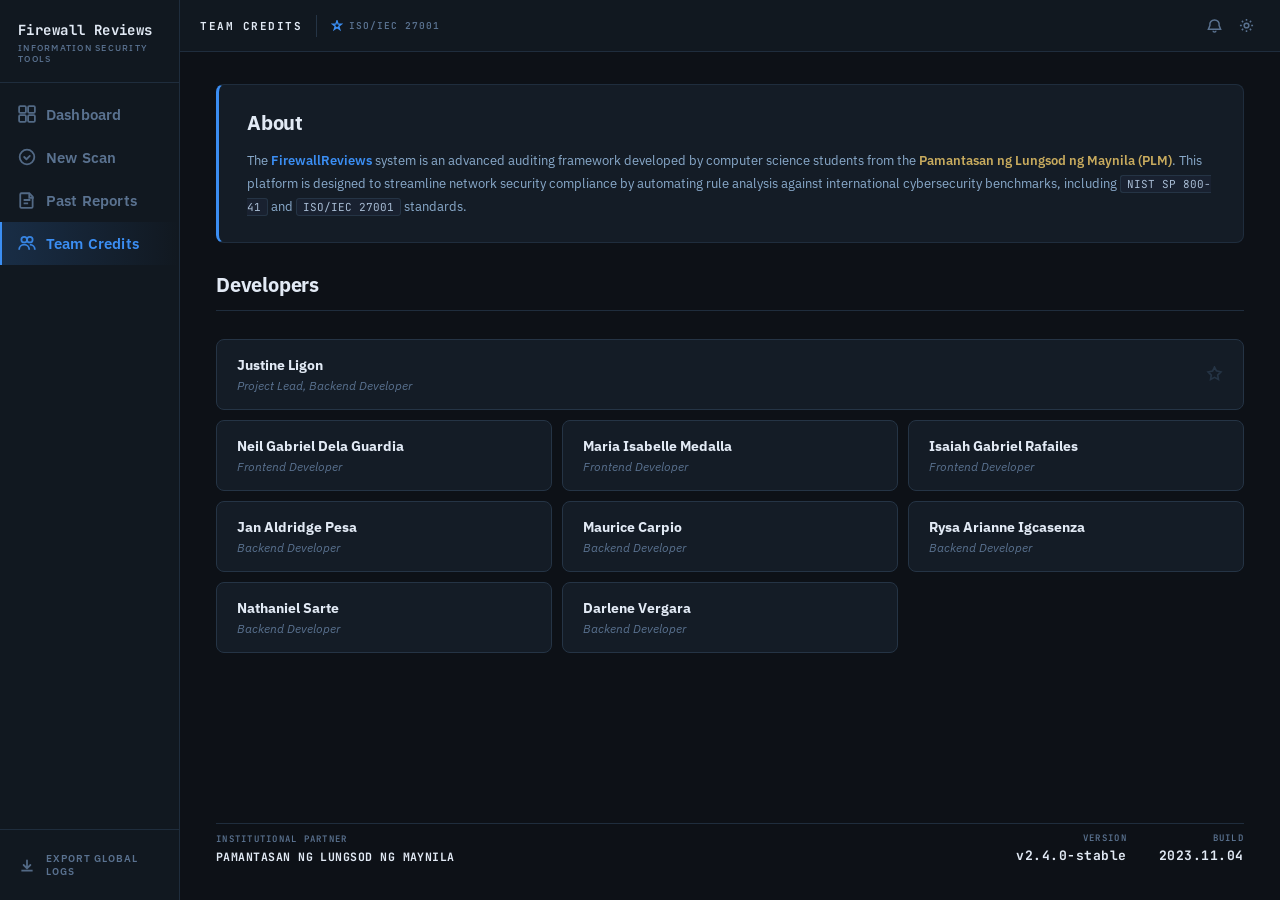
<file: templates/credits.html>
<!DOCTYPE html>
<html lang="en">
<head>
    <meta charset="UTF-8" />
    <meta name="viewport" content="width=1280" />
    <title>FirewallReviews – Team Credits</title>
    <link href="https://fonts.googleapis.com/css2?family=JetBrains+Mono:wght@400;500;600;700&family=IBM+Plex+Sans:wght@300;400;500;600;700;800&display=swap" rel="stylesheet" />
    <link rel="stylesheet" href="credits.css" />
</head>
<body>

<!-- ══════════════════════════
     SIDEBAR
     ══════════════════════════ -->
<aside class="sidebar">

    <div class="sidebar-brand">
        <div class="brand-name">Firewall Reviews</div>
        <div class="brand-sub">Information Security Tools</div>
    </div>

    <nav class="sidebar-nav">
        <a class="nav-item" href="firewall-dashboard.html">
            <svg class="nav-icon" viewBox="0 0 16 16" fill="none" stroke="currentColor" stroke-width="1.6">
                <rect x="1" y="1" width="6" height="6" rx="1"/>
                <rect x="9" y="1" width="6" height="6" rx="1"/>
                <rect x="1" y="9" width="6" height="6" rx="1"/>
                <rect x="9" y="9" width="6" height="6" rx="1"/>
            </svg>
            Dashboard
        </a>

        <a class="nav-item" href="firewall-newscan.html">
            <svg class="nav-icon" viewBox="0 0 16 16" fill="none" stroke="currentColor" stroke-width="1.6">
                <circle cx="8" cy="8" r="6.5"/>
                <path d="M5.5 8l2 2 3-3" stroke-linecap="round" stroke-linejoin="round"/>
            </svg>
            New Scan
        </a>

        <a class="nav-item" href="firewall-pastreports.html">
            <svg class="nav-icon" viewBox="0 0 16 16" fill="none" stroke="currentColor" stroke-width="1.6">
                <path d="M3 2h7l3 3v9a1 1 0 01-1 1H3a1 1 0 01-1-1V3a1 1 0 011-1z"/>
                <path d="M10 2v4h4M5 8h6M5 11h4"/>
            </svg>
            Past Reports
        </a>

        <a class="nav-item active" href="#">
            <svg class="nav-icon" viewBox="0 0 16 16" fill="none" stroke="currentColor" stroke-width="1.6">
                <circle cx="5.5" cy="5" r="2.5"/>
                <circle cx="10.5" cy="5" r="2.5"/>
                <path d="M1 14c0-2.8 2-4.5 4.5-4.5S10 11.2 10 14"/>
                <path d="M10.5 9.5c2.5 0 4.5 1.7 4.5 4.5"/>
            </svg>
            Team Credits
        </a>
    </nav>

    <div class="sidebar-footer">
        <a class="nav-item" href="#">
            <svg class="nav-icon" viewBox="0 0 16 16" fill="none" stroke="currentColor" stroke-width="1.6">
                <path d="M8 11V4M5 8l3 3 3-3" stroke-linecap="round" stroke-linejoin="round"/>
                <path d="M3 13h10"/>
            </svg>
            Export Global Logs
        </a>
    </div>

</aside>

<!-- ══════════════════════════
     MAIN
     ══════════════════════════ -->
<div class="main">

    <!-- TOPBAR -->
    <header class="topbar">

        <span class="topbar-title">Team Credits</span>

        <div class="topbar-divider"></div>

        <div class="topbar-compliance-text">
            <svg width="12" height="12" viewBox="0 0 16 16" fill="none" stroke="currentColor" stroke-width="1.8">
                <path d="M8 1l1.5 4.5H14l-3.7 2.7 1.4 4.3L8 9.8l-3.7 2.7 1.4-4.3L2 5.5h4.5L8 1z"/>
            </svg>
            ISO/IEC 27001
        </div>

        <div class="topbar-spacer"></div>

        <!-- Bell + Settings only — no avatar -->
        <div class="topbar-icons">
            <div class="icon-btn">
                <svg width="15" height="15" viewBox="0 0 16 16" fill="none" stroke="currentColor" stroke-width="1.6">
                    <path d="M8 2a5 5 0 014.9 6l1.6 4H1.5l1.6-4A5 5 0 018 2z"/>
                    <path d="M6.5 13.5a1.5 1.5 0 003 0"/>
                </svg>
            </div>
            <div class="icon-btn">
                <svg width="15" height="15" viewBox="0 0 16 16" fill="none" stroke="currentColor" stroke-width="1.6">
                    <circle cx="8" cy="8" r="2.5"/>
                    <path d="M8 1v2M8 13v2M1 8h2M13 8h2M3.05 3.05l1.41 1.41M11.54 11.54l1.41 1.41M3.05 12.95l1.41-1.41M11.54 4.46l1.41-1.41"/>
                </svg>
            </div>
        </div>

    </header>

    <!-- SCROLLABLE CONTENT -->
    <main class="teamcredits-content">

        <!-- About card -->
        <div class="about-card">
            <div class="about-title">About</div>
            <p class="about-text">
                The <span class="hl-accent">FirewallReviews</span> system is an advanced auditing framework developed by computer science
                students from the <span class="hl-gold">Pamantasan ng Lungsod ng Maynila (PLM)</span>. This platform is designed to
                streamline network security compliance by automating rule analysis against international
                cybersecurity benchmarks, including <span class="hl-mono">NIST SP 800-41</span> and <span class="hl-mono">ISO/IEC 27001</span> standards.
            </p>
        </div>

        <!-- Developers heading -->
        <div class="dev-section-title">Developers</div>

        <!-- Developer cards -->
        <div class="dev-grid-wrap">

            <!-- Lead — full width -->
            <div class="dev-card-lead">
                <div>
                    <div class="dev-name">Justine Ligon</div>
                    <div class="dev-role">Project Lead, Backend Developer</div>
                </div>
                <svg class="dev-star" width="17" height="17" viewBox="0 0 16 16" fill="none" stroke="currentColor" stroke-width="1.6">
                    <path d="M8 1l1.8 3.6L14 5.6l-3 2.9.7 4.1L8 10.7l-3.7 1.9.7-4.1L2 5.6l4.2-.8L8 1z"/>
                </svg>
            </div>

            <!-- Row 1: 3 Frontend Devs -->
            <div class="dev-grid-3">
                <div class="dev-card">
                    <div class="dev-name">Neil Gabriel Dela Guardia</div>
                    <div class="dev-role">Frontend Developer</div>
                </div>
                <div class="dev-card">
                    <div class="dev-name">Maria Isabelle Medalla</div>
                    <div class="dev-role">Frontend Developer</div>
                </div>
                <div class="dev-card">
                    <div class="dev-name">Isaiah Gabriel Rafailes</div>
                    <div class="dev-role">Frontend Developer</div>
                </div>
            </div>

            <!-- Row 2: 3 Backend Devs -->
            <div class="dev-grid-3">
                <div class="dev-card">
                    <div class="dev-name">Jan Aldridge Pesa</div>
                    <div class="dev-role">Backend Developer</div>
                </div>
                <div class="dev-card">
                    <div class="dev-name">Maurice Carpio</div>
                    <div class="dev-role">Backend Developer</div>
                </div>
                <div class="dev-card">
                    <div class="dev-name">Rysa Arianne Igcasenza</div>
                    <div class="dev-role">Backend Developer</div>
                </div>
            </div>

            <!-- Row 3: 2 Backend Devs (3rd cell invisible for alignment) -->
            <div class="dev-grid-3">
                <div class="dev-card">
                    <div class="dev-name">Nathaniel Sarte</div>
                    <div class="dev-role">Backend Developer</div>
                </div>
                <div class="dev-card">
                    <div class="dev-name">Darlene Vergara</div>
                    <div class="dev-role">Backend Developer</div>
                </div>
                <div style="visibility:hidden;" aria-hidden="true" class="dev-card"></div>
            </div>

        </div><!-- end dev-grid-wrap -->

        <!-- Footer meta -->
        <div class="credits-footer">
            <div class="cf-partner">
                <span class="cf-partner-label">Institutional Partner</span>
                <span class="cf-partner-name">Pamantasan ng Lungsod ng Maynila</span>
            </div>
            <div class="cf-meta">
                <div class="cf-meta-item">
                    <span class="cf-meta-label">Version</span>
                    <span class="cf-meta-val">v2.4.0-stable</span>
                </div>
                <div class="cf-meta-item">
                    <span class="cf-meta-label">Build</span>
                    <span class="cf-meta-val">2023.11.04</span>
                </div>
            </div>
        </div>

    </main>

</div><!-- end main -->

</body>
</html>
</file>
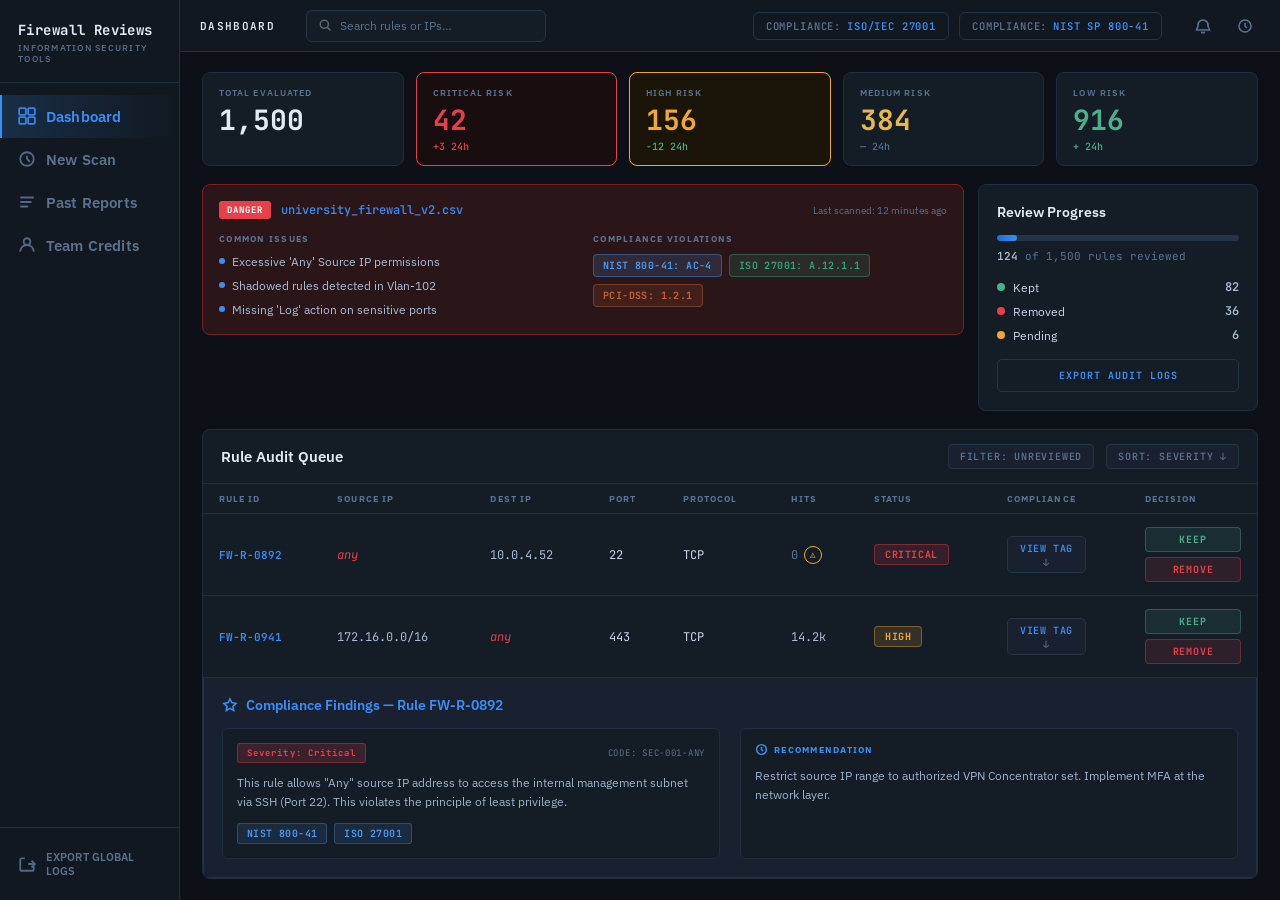
<file: templates/dashboard.html>
<!DOCTYPE html>
<html lang="en">
<head>
    <meta charset="UTF-8" />
    <meta name="viewport" content="width=1280" />
    <title>FirewallReviews – Dashboard</title>
    <link href="https://fonts.googleapis.com/css2?family=JetBrains+Mono:wght@400;500;600;700&family=IBM+Plex+Sans:wght@300;400;500;600;700&display=swap" rel="stylesheet" />
    <link rel="stylesheet" href="dashboard.css" />
</head>
<body>

<aside class="sidebar">
    <div class="sidebar-brand">
        <div class="brand-name">Firewall Reviews</div>
        <div class="brand-sub">Information Security Tools</div>
    </div>

    <nav class="sidebar-nav">
        <a class="nav-item active" href="#">
            <svg class="nav-icon" viewBox="0 0 16 16" fill="none" stroke="currentColor" stroke-width="1.6">
                <rect x="1" y="1" width="6" height="6" rx="1"/><rect x="9" y="1" width="6" height="6" rx="1"/>
                <rect x="1" y="9" width="6" height="6" rx="1"/><rect x="9" y="9" width="6" height="6" rx="1"/>
            </svg>
            Dashboard
        </a>
        <a class="nav-item" href="#">
            <svg class="nav-icon" viewBox="0 0 16 16" fill="none" stroke="currentColor" stroke-width="1.6">
                <circle cx="8" cy="8" r="6"/><line x1="8" y1="5" x2="8" y2="8"/><line x1="8" y1="8" x2="10.5" y2="10.5"/>
            </svg>
            New Scan
        </a>
        <a class="nav-item" href="past-reports.html">
            <svg class="nav-icon" viewBox="0 0 16 16" fill="none" stroke="currentColor" stroke-width="1.6">
                <path d="M2 4h12M2 8h10M2 12h7"/>
            </svg>
            Past Reports
        </a>
        <a class="nav-item" href="#">
            <svg class="nav-icon" viewBox="0 0 16 16" fill="none" stroke="currentColor" stroke-width="1.6">
                <circle cx="8" cy="5" r="3"/><path d="M2 14c0-3.3 2.7-6 6-6s6 2.7 6 6"/>
            </svg>
            Team Credits
        </a>
    </nav>

    <div class="sidebar-footer">
        <a class="nav-item" href="#" style="padding:8px 0; font-size:11px;">
            <svg class="nav-icon" viewBox="0 0 16 16" fill="none" stroke="currentColor" stroke-width="1.6">
                <path d="M6 3H3a1 1 0 00-1 1v9a1 1 0 001 1h10a1 1 0 001-1v-3M9 8h6M12 5l3 3-3 3"/>
            </svg>
           EXPORT GLOBAL LOGS
        </a>
    </div>
</aside>

<div class="main">

    <header class="topbar">
        <span class="topbar-title">Dashboard</span>

        <div class="topbar-search">
            <svg width="13" height="13" viewBox="0 0 16 16" fill="none" stroke="currentColor" stroke-width="1.8">
                <circle cx="6.5" cy="6.5" r="5"/><line x1="10.5" y1="10.5" x2="14" y2="14"/>
            </svg>
            <input type="text" placeholder="Search rules or IPs…" />
        </div>

        <div class="topbar-spacer"></div>

        <div class="topbar-badges">
            <div class="compliance-pill">
                <span class="pill-title">Compliance:</span>
                <span class="pill-value">ISO/IEC 27001</span>
            </div>
            <div class="compliance-pill">
                <span class="pill-title">Compliance:</span>
                <span class="pill-value">NIST SP 800-41</span>
            </div>
        </div>

        <div class="topbar-actions">
            <div class="topbar-icon-btn">
                <svg width="16" height="16" viewBox="0 0 16 16" fill="none" stroke="currentColor" stroke-width="1.6">
                    <path d="M8 2a5 5 0 014.9 6l1.6 4H1.5l1.6-4A5 5 0 018 2z"/><path d="M6.5 13.5a1.5 1.5 0 003 0"/>
                </svg>
            </div>
            <div class="topbar-icon-btn">
                <svg width="16" height="16" viewBox="0 0 16 16" fill="none" stroke="currentColor" stroke-width="1.6">
                    <circle cx="8" cy="8" r="6"/><path d="M8 5v3l2 2"/>
                </svg>
            </div>
        </div>
    </header>

    <main class="content">

        <div class="stat-row">
            <div class="stat-card">
                <div class="stat-label">Total Evaluated</div>
                <div class="stat-value">1,500</div>
            </div>
            <div class="stat-card highlight-critical">
                <div class="stat-label">Critical Risk</div>
                <div class="stat-value">42</div>
                <div class="stat-delta neg">+3 24h</div>
            </div>
            <div class="stat-card highlight-high">
                <div class="stat-label">High Risk</div>
                <div class="stat-value" style="color:var(--high);">156</div>
                <div class="stat-delta pos">−12 24h</div>
            </div>
            <div class="stat-card">
                <div class="stat-label">Medium Risk</div>
                <div class="stat-value highlight-medium" style="color:var(--medium);">384</div>
                <div class="stat-delta neu">— 24h</div>
            </div>
            <div class="stat-card">
                <div class="stat-label">Low Risk</div>
                <div class="stat-value" style="color:var(--low);">916</div>
                <div class="stat-delta pos">+ 24h</div>
            </div>
        </div>

        <div class="mid-row">
            <div class="danger-card">
                <div class="danger-header">
                    <span class="danger-badge">Danger</span>
                    <span class="danger-filename">university_firewall_v2.csv</span>
                    <span class="danger-scan">Last scanned: 12 minutes ago</span>
                </div>
                <div class="danger-body">
                    <div>
                        <div class="issues-label">Common Issues</div>
                        <ul class="issues-list">
                            <li>Excessive 'Any' Source IP permissions</li>
                            <li>Shadowed rules detected in Vlan-102</li>
                            <li>Missing 'Log' action on sensitive ports</li>
                        </ul>
                    </div>
                    <div>
                        <div class="violations-label">Compliance Violations</div>
                        <div class="violation-tags">
                            <span class="vtag vtag-nist">NIST 800-41: AC-4</span>
                            <span class="vtag vtag-iso">ISO 27001: A.12.1.1</span>
                            <span class="vtag vtag-pci">PCI-DSS: 1.2.1</span>
                        </div>
                    </div>
                </div>
            </div>

            <div class="progress-card">
                <div class="progress-card-title">Review Progress</div>
                <div class="progress-bar-wrap">
                    <div class="progress-bar-fill"></div>
                </div>
                <div class="progress-count"><span>124</span> of 1,500 rules reviewed</div>
                <div class="progress-breakdown">
                    <div class="pb-row">
                        <div class="pb-dot" style="background:var(--low);"></div>
                        <span class="pb-label">Kept</span>
                        <span class="pb-val">82</span>
                    </div>
                    <div class="pb-row">
                        <div class="pb-dot" style="background:var(--critical);"></div>
                        <span class="pb-label">Removed</span>
                        <span class="pb-val">36</span>
                    </div>
                    <div class="pb-row">
                        <div class="pb-dot" style="background:var(--high);"></div>
                        <span class="pb-label">Pending</span>
                        <span class="pb-val">6</span>
                    </div>
                </div>
                <button class="export-btn">Export Audit Logs</button>
            </div>
        </div>

        <div class="queue-card">
            <div class="queue-header">
                <span class="queue-title">Rule Audit Queue</span>
                <span class="filter-pill">Filter: Unreviewed</span>
                <span class="sort-pill">Sort: Severity ↓</span>
            </div>

            <div class="table-scroll-wrap">
                <table class="audit-table">
                    <thead>
                    <tr>
                        <th>Rule ID</th>
                        <th>Source IP</th>
                        <th>Dest IP</th>
                        <th>Port</th>
                        <th>Protocol</th>
                        <th>Hits</th>
                        <th>Status</th>
                        <th>Compliance</th>
                        <th>Decision</th>
                    </tr>
                    </thead>
                    <tbody>
                    <tr>
                        <td><a class="rule-id-link" href="#">FW-R-0892</a></td>
                        <td><span class="ip-any">any</span></td>
                        <td><span class="ip-val">10.0.4.52</span></td>
                        <td><span class="port-val">22</span></td>
                        <td><span class="proto-val">TCP</span></td>
                        <td>
                            <div class="hits-zero">
                                <span>0</span>
                                <div class="warn-icon">⚠</div>
                            </div>
                        </td>
                        <td><span class="status-badge status-critical">Critical</span></td>
                        <td>
                            <button class="comp-tag-btn">
                                VIEW TAG
                                <span class="arrow-dn">↓</span>
                            </button>
                        </td>
                        <td>
                            <div class="decision-cell">
                                <button class="btn-keep">Keep</button>
                                <button class="btn-remove">Remove</button>
                            </div>
                        </td>
                    </tr>
                    <tr>
                        <td><a class="rule-id-link" href="#">FW-R-0941</a></td>
                        <td><span class="ip-val">172.16.0.0/16</span></td>
                        <td><span class="ip-any">any</span></td>
                        <td><span class="port-val">443</span></td>
                        <td><span class="proto-val">TCP</span></td>
                        <td><span class="hits-val">14.2k</span></td>
                        <td><span class="status-badge status-high">High</span></td>
                        <td>
                            <button class="comp-tag-btn">
                                VIEW TAG
                                <span class="arrow-dn">↓</span>
                            </button>
                        </td>
                        <td>
                            <div class="decision-cell">
                                <button class="btn-keep">Keep</button>
                                <button class="btn-remove">Remove</button>
                            </div>
                        </td>
                    </tr>
                    </tbody>
                </table>
            </div>

            <div class="findings-panel">
                <div class="findings-title">
                    <svg width="16" height="16" viewBox="0 0 16 16" fill="none" stroke="currentColor" stroke-width="1.6">
                        <path d="M8 2l1.8 3.6L14 6.4l-3 2.9.7 4.1L8 11.4l-3.7 2 .7-4.1L2 6.4l4.2-.8L8 2z"/>
                    </svg>
                    Compliance Findings — Rule FW-R-0892
                </div>

                <div class="findings-body">
                    <div class="findings-left">
                        <div class="sev-row">
                            <span class="sev-badge">Severity: Critical</span>
                            <span class="code-ref">CODE: SEC-001-ANY</span>
                        </div>
                        <p class="findings-desc">
                            This rule allows "Any" source IP address to access the internal management subnet via SSH (Port 22). This violates the principle of least privilege.
                        </p>
                        <div class="findings-tags">
                            <span class="ftag">NIST 800-41</span>
                            <span class="ftag">ISO 27001</span>
                        </div>
                    </div>

                    <div class="findings-right">
                        <div class="rec-label">
                            <svg width="13" height="13" viewBox="0 0 16 16" fill="none" stroke="currentColor" stroke-width="1.8">
                                <circle cx="8" cy="8" r="6"/><path d="M8 5v3l2 2"/>
                            </svg>
                            Recommendation
                        </div>
                        <p class="rec-text">
                            Restrict source IP range to authorized VPN Concentrator set. Implement MFA at the network layer.
                        </p>
                    </div>
                </div>
            </div>
        </div>
    </main>
</div>

</body>
</html>
</file>
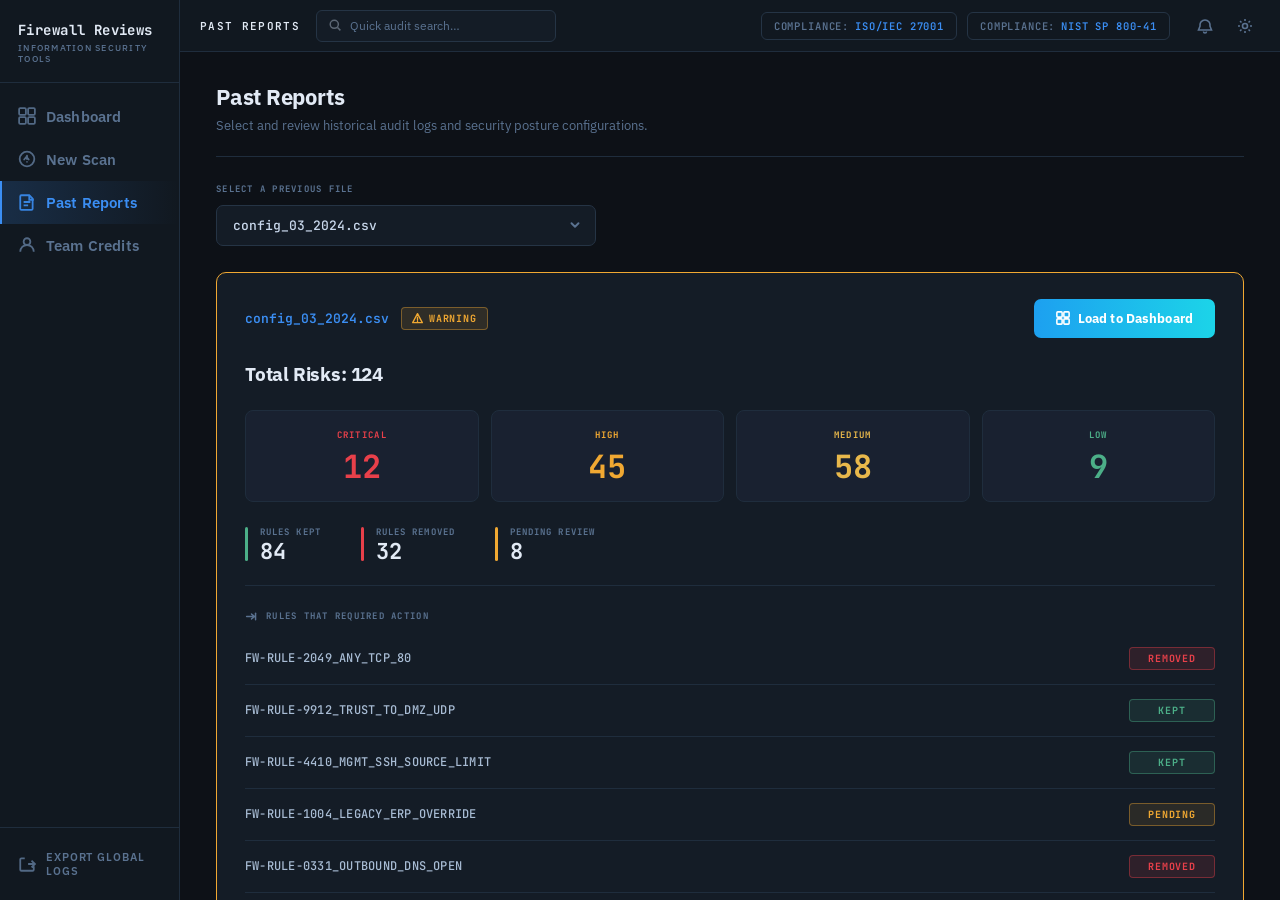
<file: templates/reports.html>
<!DOCTYPE html>
<html lang="en">
<head>
    <meta charset="UTF-8" />
    <meta name="viewport" content="width=1280" />
    <title>FirewallReviews – Past Reports</title>
    <link href="https://fonts.googleapis.com/css2?family=JetBrains+Mono:wght@400;500;600;700&family=IBM+Plex+Sans:wght@300;400;500;600;700&display=swap" rel="stylesheet" />
    <link rel="stylesheet" href="reports.css" />
</head>
<body>

<aside class="sidebar">
    <div class="sidebar-brand">
        <div class="brand-name">Firewall Reviews</div>
        <div class="brand-sub">Information Security Tools</div>
    </div>

    <nav class="sidebar-nav">
        <a class="nav-item" href="firewall-dashboard.html">
            <svg class="nav-icon" viewBox="0 0 16 16" fill="none" stroke="currentColor" stroke-width="1.6">
                <rect x="1" y="1" width="6" height="6" rx="1"/>
                <rect x="9" y="1" width="6" height="6" rx="1"/>
                <rect x="1" y="9" width="6" height="6" rx="1"/>
                <rect x="9" y="9" width="6" height="6" rx="1"/>
            </svg>
            Dashboard
        </a>
        <a class="nav-item" href="firewall-newscan.html">
            <svg class="nav-icon" viewBox="0 0 16 16" fill="none" stroke="currentColor" stroke-width="1.6">
                <circle cx="8" cy="8" r="6.5"/>
                <path d="M8 5v3" stroke-linecap="round"/>
                <circle cx="8" cy="10.5" r="0.75" fill="currentColor" stroke="none"/>
                <path d="M5.5 8.5l2-2.5 2 2.5" stroke-linecap="round" stroke-linejoin="round"/>
            </svg>
            New Scan
        </a>
        <a class="nav-item active" href="#">
            <svg class="nav-icon" viewBox="0 0 16 16" fill="none" stroke="currentColor" stroke-width="1.6">
                <path d="M3 2h7l3 3v9a1 1 0 01-1 1H3a1 1 0 01-1-1V3a1 1 0 011-1z"/>
                <path d="M10 2v4h4M5 8h6M5 11h4"/>
            </svg>
            Past Reports
        </a>
        <a class="nav-item" href="#">
            <svg class="nav-icon" viewBox="0 0 16 16" fill="none" stroke="currentColor" stroke-width="1.6">
                <circle cx="8" cy="5" r="3"/>
                <path d="M2 14c0-3.3 2.7-6 6-6s6 2.7 6 6"/>
            </svg>
            Team Credits
        </a>
    </nav>

    <div class="sidebar-footer">
        <a class="nav-item" href="#">
            <svg class="nav-icon" viewBox="0 0 16 16" fill="none" stroke="currentColor" stroke-width="1.6">
                <path d="M6 3H3a1 1 0 00-1 1v9a1 1 0 001 1h10a1 1 0 001-1v-3M9 8h6M12 5l3 3-3 3"/>
            </svg>
            Export Global Logs
        </a>
    </div>
</aside>

<div class="main">

    <header class="topbar">
        <span class="topbar-title">Past Reports</span>

        <div class="topbar-search">
            <svg width="13" height="13" viewBox="0 0 16 16" fill="none" stroke="currentColor" stroke-width="1.8">
                <circle cx="6.5" cy="6.5" r="5"/>
                <line x1="10.5" y1="10.5" x2="14" y2="14"/>
            </svg>
            <input type="text" placeholder="Quick audit search…" />
        </div>

        <div class="topbar-spacer"></div>

        <div class="topbar-badges">
            <button class="compliance-pill-btn">ISO/IEC 27001</button>
            <button class="compliance-pill-btn">NIST SP 800-41</button>
        </div>

        <div class="topbar-actions">
            <div class="topbar-icon-btn">
                <svg width="16" height="16" viewBox="0 0 16 16" fill="none" stroke="currentColor" stroke-width="1.6">
                    <path d="M8 2a5 5 0 014.9 6l1.6 4H1.5l1.6-4A5 5 0 018 2z"/>
                    <path d="M6.5 13.5a1.5 1.5 0 003 0"/>
                </svg>
            </div>
            <div class="topbar-icon-btn">
                <svg width="16" height="16" viewBox="0 0 16 16" fill="none" stroke="currentColor" stroke-width="1.6">
                    <circle cx="8" cy="8" r="2.5"/>
                    <path d="M8 1v2M8 13v2M1 8h2M13 8h2M3.05 3.05l1.41 1.41M11.54 11.54l1.41 1.41M3.05 12.95l1.41-1.41M11.54 4.46l1.41-1.41"/>
                </svg>
            </div>
        </div>
    </header>

    <main class="pastreports-content">

        <div class="pr-heading">
            <div class="pr-title">Past Reports</div>
            <div class="pr-subtitle">Select and review historical audit logs and security posture configurations.</div>
        </div>

        <div class="pr-select-label">Select a Previous File</div>
        <div class="pr-select-wrap">
            <select class="pr-select">
                <option>config_03_2024.csv</option>
                <option>university_firewall_v2.csv</option>
                <option>network_audit_jan2024.csv</option>
                <option>fw_rules_backup_q4.csv</option>
            </select>
            <svg class="pr-select-chevron" width="14" height="14" viewBox="0 0 16 16" fill="none" stroke="currentColor" stroke-width="2.2">
                <path d="M4 6l4 4 4-4" stroke-linecap="round" stroke-linejoin="round"/>
            </svg>
        </div>

        <div class="report-card">

            <div class="report-card-header">
                <span class="rc-filename">config_03_2024.csv</span>
                <span class="rc-warn-badge">
          <svg width="11" height="11" viewBox="0 0 16 16" fill="none" stroke="currentColor" stroke-width="2" stroke-linecap="round" stroke-linejoin="round">
            <path d="M8 1L1 14h14L8 1z"/>
            <path d="M8 6v4M8 12v.5"/>
          </svg>
          Warning
        </span>
                <span class="rc-spacer"></span>
                <button class="load-dashboard-btn">
                    <svg width="14" height="14" viewBox="0 0 16 16" fill="none" stroke="currentColor" stroke-width="1.8">
                        <rect x="1" y="1" width="6" height="6" rx="1"/>
                        <rect x="9" y="1" width="6" height="6" rx="1"/>
                        <rect x="1" y="9" width="6" height="6" rx="1"/>
                        <rect x="9" y="9" width="6" height="6" rx="1"/>
                    </svg>
                    Load to Dashboard
                </button>
            </div>

            <div class="rc-total">Total Risks: 124</div>

            <div class="rc-risk-grid">
                <div class="rc-risk-cell">
                    <div class="rc-risk-label lbl-critical">Critical</div>
                    <div class="rc-risk-val lbl-critical">12</div>
                </div>
                <div class="rc-risk-cell">
                    <div class="rc-risk-label lbl-high">High</div>
                    <div class="rc-risk-val lbl-high">45</div>
                </div>
                <div class="rc-risk-cell">
                    <div class="rc-risk-label lbl-medium">Medium</div>
                    <div class="rc-risk-val lbl-medium">58</div>
                </div>
                <div class="rc-risk-cell">
                    <div class="rc-risk-label lbl-low">Low</div>
                    <div class="rc-risk-val lbl-low">9</div>
                </div>
            </div>

            <div class="rc-summary-bar">
                <div class="rc-summary-item">
                    <div class="rc-summary-accent" style="background:var(--low);"></div>
                    <div class="rc-summary-info">
                        <span class="rc-summary-lbl">Rules Kept</span>
                        <span class="rc-summary-num">84</span>
                    </div>
                </div>
                <div class="rc-summary-item">
                    <div class="rc-summary-accent" style="background:var(--critical);"></div>
                    <div class="rc-summary-info">
                        <span class="rc-summary-lbl">Rules Removed</span>
                        <span class="rc-summary-num">32</span>
                    </div>
                </div>
                <div class="rc-summary-item">
                    <div class="rc-summary-accent" style="background:var(--high);"></div>
                    <div class="rc-summary-info">
                        <span class="rc-summary-lbl">Pending Review</span>
                        <span class="rc-summary-num">8</span>
                    </div>
                </div>
            </div>

            <div class="rc-actions-section">
                <div class="rc-actions-label">
                    <svg width="13" height="13" viewBox="0 0 16 16" fill="none" stroke="currentColor" stroke-width="1.8" stroke-linecap="round" stroke-linejoin="round">
                        <path d="M2 8h9M8 5l4 3-4 3"/>
                        <path d="M13 4v8"/>
                    </svg>
                    Rules That Required Action
                </div>
                <div class="rc-rules-list">
                    <div class="rc-rule-row">
                        <span class="rc-rule-id">FW-RULE-2049_ANY_TCP_80</span>
                        <span class="rc-status-badge rcb-removed">Removed</span>
                    </div>
                    <div class="rc-rule-row">
                        <span class="rc-rule-id">FW-RULE-9912_TRUST_TO_DMZ_UDP</span>
                        <span class="rc-status-badge rcb-kept">Kept</span>
                    </div>
                    <div class="rc-rule-row">
                        <span class="rc-rule-id">FW-RULE-4410_MGMT_SSH_SOURCE_LIMIT</span>
                        <span class="rc-status-badge rcb-kept">Kept</span>
                    </div>
                    <div class="rc-rule-row">
                        <span class="rc-rule-id">FW-RULE-1004_LEGACY_ERP_OVERRIDE</span>
                        <span class="rc-status-badge rcb-pending">Pending</span>
                    </div>
                    <div class="rc-rule-row">
                        <span class="rc-rule-id">FW-RULE-0331_OUTBOUND_DNS_OPEN</span>
                        <span class="rc-status-badge rcb-removed">Removed</span>
                    </div>
                    <div class="rc-rule-row">
                        <span class="rc-rule-id">FW-RULE-7820_ADMIN_PANEL_EXPOSE</span>
                        <span class="rc-status-badge rcb-removed">Removed</span>
                    </div>
                </div>
            </div>

        </div>

    </main>
</div>

</body>
</html>
</file>
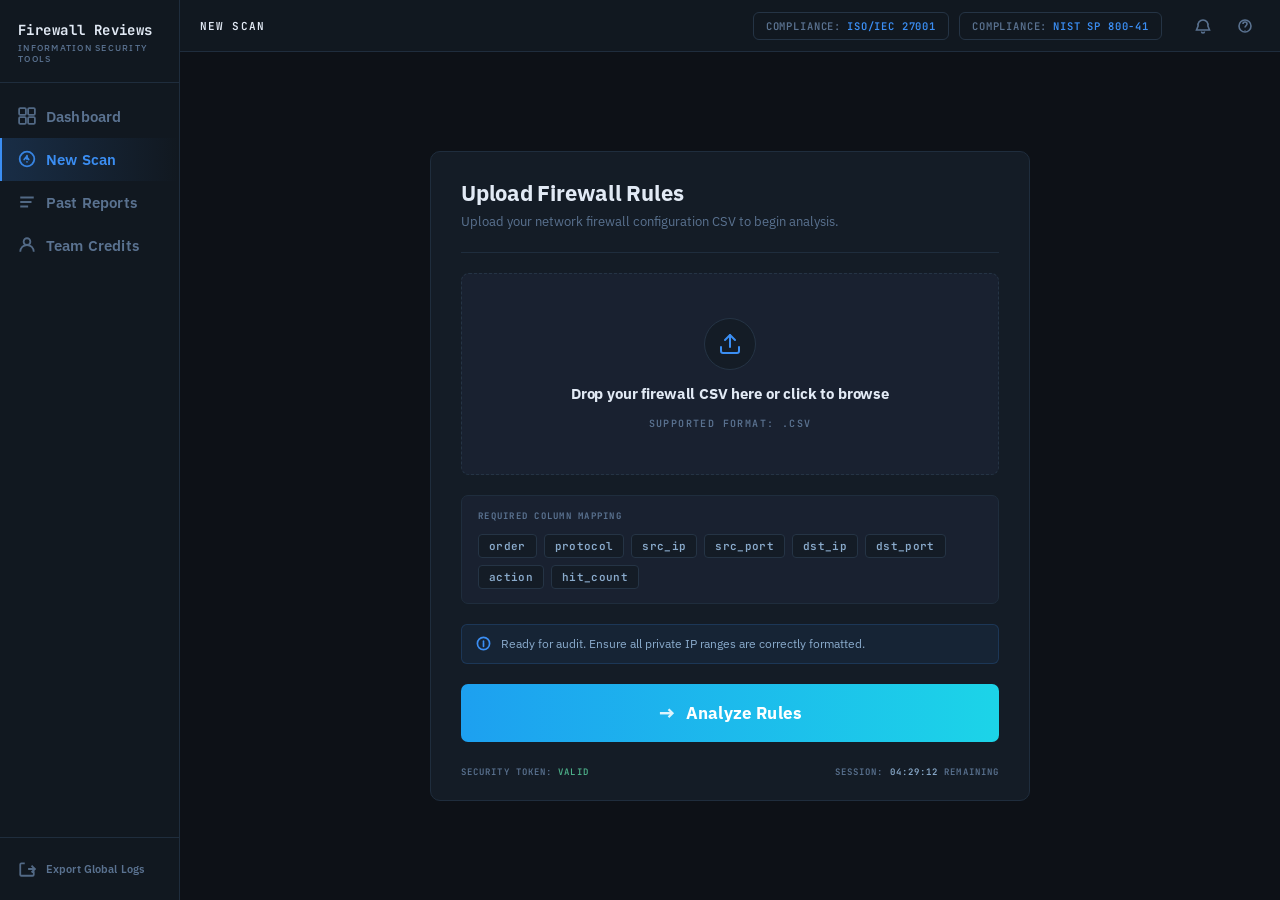
<file: templates/upload.html>
<!DOCTYPE html>
<html lang="en">
<head>
    <meta charset="UTF-8" />
    <meta name="viewport" content="width=1280" />
    <title>FirewallReviews – New Scan</title>
    <link href="https://fonts.googleapis.com/css2?family=JetBrains+Mono:wght@400;500;600;700&family=IBM+Plex+Sans:wght@300;400;500;600;700&display=swap" rel="stylesheet" />
    <link rel="stylesheet" href="upload.css" />
</head>
<body>

<!-- SIDEBAR -->
<aside class="sidebar">
    <div class="sidebar-brand">
        <div class="brand-name">Firewall Reviews</div>
        <div class="brand-sub">Information Security Tools</div>
    </div>

    <nav class="sidebar-nav">
        <a class="nav-item" href="firewall-dashboard.html">
            <svg class="nav-icon" viewBox="0 0 16 16" fill="none" stroke="currentColor" stroke-width="1.6">
                <rect x="1" y="1" width="6" height="6" rx="1"/><rect x="9" y="1" width="6" height="6" rx="1"/>
                <rect x="1" y="9" width="6" height="6" rx="1"/><rect x="9" y="9" width="6" height="6" rx="1"/>
            </svg>
            Dashboard
        </a>
        <a class="nav-item active" href="#">
            <svg class="nav-icon" viewBox="0 0 16 16" fill="none" stroke="currentColor" stroke-width="1.6">
                <circle cx="8" cy="8" r="6.5"/>
                <path d="M8 5v3" stroke-linecap="round"/>
                <circle cx="8" cy="10.5" r="0.75" fill="currentColor" stroke="none"/>
                <path d="M5.5 8.5l2-2.5 2 2.5" stroke-linecap="round" stroke-linejoin="round"/>
            </svg>
            New Scan
        </a>
        <a class="nav-item" href="#">
            <svg class="nav-icon" viewBox="0 0 16 16" fill="none" stroke="currentColor" stroke-width="1.6">
                <path d="M2 4h12M2 8h10M2 12h7"/>
            </svg>
            Past Reports
        </a>
        <a class="nav-item" href="#">
            <svg class="nav-icon" viewBox="0 0 16 16" fill="none" stroke="currentColor" stroke-width="1.6">
                <circle cx="8" cy="5" r="3"/><path d="M2 14c0-3.3 2.7-6 6-6s6 2.7 6 6"/>
            </svg>
            Team Credits
        </a>
    </nav>

    <div class="sidebar-footer">
        <a class="nav-item" href="#" style="padding:8px 0; font-size:11px;">
            <svg class="nav-icon" viewBox="0 0 16 16" fill="none" stroke="currentColor" stroke-width="1.6">
                <path d="M6 3H3a1 1 0 00-1 1v9a1 1 0 001 1h10a1 1 0 001-1v-3M9 8h6M12 5l3 3-3 3"/>
            </svg>
            Export Global Logs
        </a>
    </div>
</aside>

<!-- MAIN -->
<div class="main">

    <!-- TOPBAR -->
    <header class="topbar">

        <!-- Breadcrumb -->
        <div class="topbar-breadcrumb">
            <span class="bc-current">New Scan</span>
        </div>

        <div class="topbar-spacer"></div>

        <!-- Compliance pill -->
        <div class="topbar-badges" style="display: flex; gap: 10px;">
            <div class="topbar-compliance-pill">
                <span>Compliance:</span>
                <span class="pill-label">ISO/IEC 27001</span>
            </div>
            <div class="topbar-compliance-pill">
                <span>Compliance:</span>
                <span class="pill-label">NIST SP 800-41</span>
            </div>
        </div>

        <!-- Icons + avatar -->
        <div class="topbar-actions">
            <div class="topbar-icon-btn">
                <svg width="16" height="16" viewBox="0 0 16 16" fill="none" stroke="currentColor" stroke-width="1.6">
                    <path d="M8 2a5 5 0 014.9 6l1.6 4H1.5l1.6-4A5 5 0 018 2z"/>
                    <path d="M6.5 13.5a1.5 1.5 0 003 0"/>
                </svg>
            </div>
            <div class="topbar-icon-btn">
                <svg width="16" height="16" viewBox="0 0 16 16" fill="none" stroke="currentColor" stroke-width="1.6">
                    <circle cx="8" cy="8" r="6"/>
                    <path d="M6 6a2 2 0 114 0c0 1.5-2 2-2 3.5M8 12.5v.5"/>
                </svg>
            </div>
        </div>
    </header>

    <!-- NEW SCAN CONTENT -->
    <main class="newscan-content">

        <div class="newscan-card">

            <!-- Heading -->
            <div class="newscan-heading">
                <div class="newscan-title">Upload Firewall Rules</div>
                <div class="newscan-subtitle">Upload your network firewall configuration CSV to begin analysis.</div>
            </div>

            <!-- Drop Zone -->
            <div class="dropzone">
                <div class="dropzone-icon">
                    <svg width="24" height="24" viewBox="0 0 24 24" fill="none" stroke="currentColor" stroke-width="2" stroke-linecap="round" stroke-linejoin="round">
                        <path d="M21 15v4a2 2 0 01-2 2H5a2 2 0 01-2-2v-4"/>
                        <polyline points="17 8 12 3 7 8"/>
                        <line x1="12" y1="3" x2="12" y2="15"/>
                    </svg>
                </div>
                <div class="dropzone-text">Drop your firewall CSV here or click to browse</div>
                <div class="dropzone-format">Supported Format: .CSV</div>
            </div>

            <!-- Required Column Mapping -->
            <div class="colmap-block">
                <div class="colmap-label">Required Column Mapping</div>
                <div class="colmap-tags">
                    <span class="coltag">order</span>
                    <span class="coltag">protocol</span>
                    <span class="coltag">src_ip</span>
                    <span class="coltag">src_port</span>
                    <span class="coltag">dst_ip</span>
                    <span class="coltag">dst_port</span>
                    <span class="coltag">action</span>
                    <span class="coltag">hit_count</span>
                </div>
            </div>

            <!-- Info Bar -->
            <div class="info-bar">
                <svg width="15" height="15" viewBox="0 0 16 16" fill="none" stroke="currentColor" stroke-width="1.8">
                    <circle cx="8" cy="8" r="6.5"/>
                    <path d="M8 7v4M8 5.5v.5" stroke-linecap="round"/>
                </svg>
                Ready for audit. Ensure all private IP ranges are correctly formatted.
            </div>

            <!-- Analyze Button -->
            <button class="analyze-btn">
                <span class="btn-arrow">→</span>
                Analyze Rules
            </button>

            <!-- Footer Meta -->
            <div class="newscan-meta">
                <span class="meta-token">Security Token: <span class="val-valid">Valid</span></span>
                <span class="meta-session">Session: <span class="val-time">04:29:12</span> Remaining</span>
            </div>

        </div><!-- end newscan-card -->

    </main>
</div><!-- end main -->

</body>
</html>
</file>
<file: templates/credits.css>
/* ════════════════════════════════════════
   DESIGN TOKENS
   ════════════════════════════════════════ */
:root {
  --bg:       #0d1117;
  --sidebar:  #111820;
  --card:     #141c26;
  --card2:    #192130;
  --border:   #1f2d3d;
  --border2:  #253445;
  --text:     #c9d8ec;
  --muted:    #5a7290;
  --accent:   #3b8ef3;
  --critical: #e8404a;
  --high:     #f0a832;
  --medium:   #e8b84b;
  --low:      #4caf88;
  --mono: 'JetBrains Mono', monospace;
  --sans: 'IBM Plex Sans', sans-serif;
}

/* ════════════════════════════════════════
   RESET & BASE
   ════════════════════════════════════════ */
*, *::before, *::after {
  box-sizing: border-box;
  margin: 0;
  padding: 0;
}

html, body {
  width: 100%;
  height: 100%;
}

body {
  font-family: var(--sans);
  background: var(--bg);
  color: var(--text);
  display: flex;
  font-size: 13px;
  overflow: hidden;
}

/* ════════════════════════════════════════
   SIDEBAR — consistent with pastreports
   ════════════════════════════════════════ */
.sidebar {
  width: 180px;
  height: 100vh;
  background: var(--sidebar);
  border-right: 1px solid var(--border);
  display: flex;
  flex-direction: column;
  flex-shrink: 0;
  position: sticky;
  top: 0;
}

.sidebar-brand {
  padding: 22px 18px 18px;
  border-bottom: 1px solid var(--border);
}

.brand-name {
  font-family: var(--mono);
  font-weight: 700;
  font-size: 14px;
  color: #e2eaf5;
  letter-spacing: 0.03em;
  line-height: 1.2;
}

.brand-sub {
  font-size: 9px;
  color: var(--muted);
  letter-spacing: 0.14em;
  text-transform: uppercase;
  margin-top: 3px;
  font-weight: 500;
}

.sidebar-nav {
  padding: 10px 0;
  flex: 1;
}

.nav-item {
  display: flex;
  align-items: center;
  gap: 10px;
  padding: 12px 18px;
  color: var(--muted);
  font-size: 15px;
  font-weight: 600;
  cursor: pointer;
  transition: background 0.15s, color 0.15s;
  text-decoration: none;
  letter-spacing: 0.01em;
}

.nav-item:hover {
  background: var(--card);
  color: var(--text);
}

.nav-item.active {
  background: linear-gradient(90deg, rgba(59,142,243,0.18) 0%, transparent 100%);
  color: var(--accent);
  border-left: 2px solid var(--accent);
  padding-left: 16px;
}

.nav-icon {
  width: 18px;
  height: 18px;
  flex-shrink: 0;
  opacity: 0.9;
}

.sidebar-footer {
  padding: 14px 18px;
  border-top: 1px solid var(--border);
}

.sidebar-footer .nav-item {
  padding: 8px 0;
  font-size: 10px;
  text-transform: uppercase;
  letter-spacing: 0.10em;
}

/* ════════════════════════════════════════
   MAIN SHELL
   ════════════════════════════════════════ */
.main {
  flex: 1;
  display: flex;
  flex-direction: column;
  min-width: 0;
  height: 100vh;
  overflow: hidden;
}

/* ════════════════════════════════════════
   TOPBAR — consistent with pastreports
   ════════════════════════════════════════ */
.topbar {
  height: 52px;
  background: var(--sidebar);
  border-bottom: 1px solid var(--border);
  display: flex;
  align-items: center;
  padding: 0 20px;
  gap: 14px;
  flex-shrink: 0;
}

.topbar-title {
  font-family: var(--mono);
  font-size: 11px;
  font-weight: 700;
  letter-spacing: 0.14em;
  text-transform: uppercase;
  color: #e2eaf5;
  white-space: nowrap;
  flex-shrink: 0;
}

.topbar-divider {
  width: 1px;
  height: 22px;
  background: var(--border2);
  flex-shrink: 0;
}

.topbar-compliance-text {
  display: flex;
  align-items: center;
  gap: 6px;
  font-family: var(--mono);
  font-size: 9.5px;
  font-weight: 600;
  letter-spacing: 0.10em;
  text-transform: uppercase;
  color: var(--muted);
  flex-shrink: 0;
}

.topbar-compliance-text svg { flex-shrink: 0; color: var(--accent); }

.topbar-spacer { flex: 1; }

.topbar-icons {
  display: flex;
  align-items: center;
  gap: 4px;
}

.icon-btn {
  width: 28px;
  height: 28px;
  display: flex;
  align-items: center;
  justify-content: center;
  border-radius: 6px;
  cursor: pointer;
  color: var(--muted);
  transition: background 0.15s, color 0.15s;
}

.icon-btn:hover { background: var(--card); color: var(--text); }

/* ════════════════════════════════════════
   SCROLLABLE CONTENT
   ════════════════════════════════════════ */
.teamcredits-content {
  flex: 1;
  padding: 32px 36px 36px;
  overflow-y: auto;
  display: flex;
  flex-direction: column;
  gap: 28px;
}

.teamcredits-content::-webkit-scrollbar { width: 5px; }
.teamcredits-content::-webkit-scrollbar-track { background: transparent; }
.teamcredits-content::-webkit-scrollbar-thumb { background: var(--border2); border-radius: 3px; }
.teamcredits-content::-webkit-scrollbar-thumb:hover { background: var(--muted); }

/* ════════════════════════════════════════
   ABOUT CARD
   ════════════════════════════════════════ */
.about-card {
  background: var(--card);
  border: 1px solid var(--border);
  border-left: 3px solid var(--accent);
  border-radius: 8px;
  padding: 24px 28px;
}

.about-title {
  font-size: 20px;
  font-weight: 700;
  color: #e2eaf5;
  margin-bottom: 14px;
  letter-spacing: -0.01em;
}

.about-text {
  font-size: 13px;
  color: #8aabcc;
  line-height: 1.75;
}

.about-text .hl-accent { color: var(--accent); font-weight: 600; }
.about-text .hl-gold   { color: #c8ab5e; font-weight: 600; }
.about-text .hl-mono {
  font-family: var(--mono);
  font-size: 11px;
  background: var(--card2);
  border: 1px solid var(--border2);
  border-radius: 3px;
  padding: 1px 6px;
  color: #a8bcd4;
}

/* ════════════════════════════════════════
   DEVELOPERS SECTION
   ════════════════════════════════════════ */
.dev-section-title {
  font-size: 20px;
  font-weight: 700;
  color: #e2eaf5;
  letter-spacing: -0.01em;
  padding-bottom: 12px;
  border-bottom: 1px solid var(--border);
}

.dev-grid-wrap {
  display: flex;
  flex-direction: column;
  gap: 10px;
}

/* Lead card — full width */
.dev-card-lead {
  background: var(--card);
  border: 1px solid var(--border2);
  border-radius: 8px;
  padding: 16px 20px;
  display: flex;
  align-items: center;
  justify-content: space-between;
  transition: border-color 0.15s, background 0.15s;
  cursor: default;
}

.dev-card-lead:hover {
  border-color: var(--accent);
  background: rgba(59,142,243,0.04);
}

.dev-name {
  font-size: 14px;
  font-weight: 700;
  color: #e2eaf5;
  margin-bottom: 4px;
}

.dev-role {
  font-size: 11.5px;
  color: var(--muted);
  font-style: italic;
}

.dev-star {
  color: var(--border2);
  transition: color 0.15s;
  cursor: pointer;
  flex-shrink: 0;
}

.dev-card-lead:hover .dev-star { color: var(--high); }

/* 3-column grid */
.dev-grid-3 {
  display: grid;
  grid-template-columns: repeat(3, 1fr);
  gap: 10px;
}

/* Regular dev card */
.dev-card {
  background: var(--card);
  border: 1px solid var(--border2);
  border-radius: 8px;
  padding: 16px 20px;
  transition: border-color 0.15s, background 0.15s;
  cursor: default;
}

.dev-card:hover {
  border-color: var(--accent);
  background: rgba(59,142,243,0.04);
}

/* ════════════════════════════════════════
   FOOTER META BAR
   ════════════════════════════════════════ */
.credits-footer {
  display: flex;
  align-items: flex-end;
  justify-content: space-between;
  padding-top: 8px;
  border-top: 1px solid var(--border);
  margin-top: auto;
}

.cf-partner {
  display: flex;
  flex-direction: column;
  gap: 4px;
}

.cf-partner-label {
  font-family: var(--mono);
  font-size: 9px;
  font-weight: 600;
  letter-spacing: 0.14em;
  text-transform: uppercase;
  color: var(--muted);
}

.cf-partner-name {
  font-family: var(--mono);
  font-size: 11.5px;
  font-weight: 700;
  color: #e2eaf5;
  letter-spacing: 0.04em;
  text-transform: uppercase;
}

.cf-meta {
  display: flex;
  gap: 32px;
  align-items: flex-end;
}

.cf-meta-item {
  display: flex;
  flex-direction: column;
  align-items: flex-end;
  gap: 3px;
}

.cf-meta-label {
  font-family: var(--mono);
  font-size: 9px;
  font-weight: 600;
  letter-spacing: 0.14em;
  text-transform: uppercase;
  color: var(--muted);
}

.cf-meta-val {
  font-family: var(--mono);
  font-size: 13px;
  font-weight: 700;
  color: #e2eaf5;
  letter-spacing: 0.04em;
}

/* ════════════════════════════════════════
   SCROLLBAR (global)
   ════════════════════════════════════════ */
::-webkit-scrollbar { width: 5px; }
::-webkit-scrollbar-track { background: transparent; }
::-webkit-scrollbar-thumb { background: var(--border2); border-radius: 3px; }
::-webkit-scrollbar-thumb:hover { background: var(--muted); }
</file>
<file: templates/dashboard.css>
:root {
  --bg:        #0d1117;
  --sidebar:   #111820;
  --card:      #141c26;
  --card2:     #192130;
  --border:    #1f2d3d;
  --border2:   #253445;
  --text:      #c9d8ec;
  --muted:     #5a7290;
  --accent:    #3b8ef3;
  --accent2:   #1d6ed8;
  --critical:  #e8404a;
  --high:      #f0a832;
  --medium:    #e8b84b;
  --low:       #4caf88;
  --tag-nist:  #4c9ef5;
  --tag-iso:   #2ea87e;
  --tag-pci:   #c8622e;
  --danger-bg: #2a1619;
  --danger-bd: #7a2028;
  --rule-hover:#1a2535;
  --mono: 'JetBrains Mono', monospace;
  --sans: 'IBM Plex Sans', sans-serif;
}

*, *::before, *::after { box-sizing: border-box; margin: 0; padding: 0; }

body {
  font-family: var(--sans);
  background: var(--bg);
  color: var(--text);
  min-height: 100vh;
  display: flex;
  font-size: 13px;
}

/* ── SIDEBAR ── */
.sidebar {
  width: 180px;
  height: 100vh;
  position: sticky;
  top: 0;
  align-self: flex-start; /* <-- This stops the flex container from stretching the sidebar */
  background: var(--sidebar);
  border-right: 1px solid var(--border);
  display: flex;
  flex-direction: column;
  padding: 0;
  flex-shrink: 0;
}

.sidebar-brand {
  padding: 22px 18px 18px;
  border-bottom: 1px solid var(--border);
}

.sidebar-brand .brand-name {
  font-family: var(--mono);
  font-weight: 700;
  font-size: 14px;
  color: #e2eaf5;
  letter-spacing: 0.03em;
  line-height: 1.2;
}

.sidebar-brand .brand-sub {
  font-size: 9px;
  color: var(--muted);
  letter-spacing: 0.14em;
  text-transform: uppercase;
  margin-top: 3px;
  font-weight: 500;
}

.sidebar-nav {
  padding: 12px 0;
  flex: 1;
}

.nav-item {
  display: flex;
  align-items: center;
  gap: 10px;
  padding: 12px 18px;
  color: var(--muted);
  font-size: 15px;
  font-weight: 600;
  cursor: pointer;
  transition: background 0.15s, color 0.15s;
  border-radius: 0;
  text-decoration: none;
  letter-spacing: 0.01em;
}

.nav-item:hover { background: var(--card); color: var(--text); }

.nav-item.active {
  background: linear-gradient(90deg, rgba(59,142,243,0.18) 0%, transparent 100%);
  color: var(--accent);
  border-left: 2px solid var(--accent);
  padding-left: 16px;
}

.nav-icon {
  width: 18px;
  height: 18px;
  flex-shrink: 0;
  opacity: 0.9;
}

.sidebar-footer {
  padding: 14px 18px;
  border-top: 1px solid var(--border);
}

.sidebar-footer .nav-item {
  padding: 8px 0;
}

/* ── MAIN ── */
.main {
  flex: 1;
  display: flex;
  flex-direction: column;
  min-width: 0;
}

/* ── TOPBAR ── */
.topbar {
  height: 52px;
  background: var(--sidebar);
  border-bottom: 1px solid var(--border);
  display: flex;
  align-items: center;
  padding: 0 20px;
  gap: 16px;
  flex-shrink: 0;
}

.topbar-title {
  font-family: var(--mono);
  font-size: 11px;
  font-weight: 600;
  letter-spacing: 0.12em;
  text-transform: uppercase;
  color: #e2eaf5;
  min-width: 90px;
}

.topbar-search {
  display: flex;
  align-items: center;
  background: var(--card);
  border: 1px solid var(--border2);
  border-radius: 6px;
  padding: 0 12px;
  gap: 8px;
  height: 32px;
  width: 240px;
}

.topbar-search svg { opacity: 0.4; flex-shrink: 0; }

.topbar-search input {
  background: none;
  border: none;
  outline: none;
  color: var(--text);
  font-family: var(--sans);
  font-size: 12px;
  width: 100%;
}

.topbar-search input::placeholder { color: var(--muted); }

.topbar-spacer { flex: 1; }

/* ── UNIFIED COMPLIANCE PILLS ── */
.topbar-badges {
  display: flex;
  gap: 10px;
  align-items: center;
}

.compliance-pill {
  display: flex;
  align-items: center;
  gap: 6px;
  font-family: var(--mono);
  font-size: 10.5px;
  font-weight: 600;
  letter-spacing: 0.08em;
  text-transform: uppercase;
  padding: 6px 12px;
  border-radius: 6px;
  border: 1px solid var(--border2);
  background: transparent;
  cursor: pointer;
  transition: border-color 0.15s, background 0.15s;
  white-space: nowrap;
}

.compliance-pill .pill-title {
  color: var(--muted);
}

.compliance-pill .pill-value {
  color: var(--accent);
}

.compliance-pill:hover,
.compliance-pill.active {
  border-color: rgba(59,142,243,0.5);
  background: rgba(59,142,243,0.06);
}

.topbar-actions {
  display: flex;
  align-items: center;
  gap: 12px;
  margin-left: 10px;
}

.topbar-icon-btn {
  width: 30px; height: 30px;
  display: flex; align-items: center; justify-content: center;
  border-radius: 6px;
  cursor: pointer;
  color: var(--muted);
  transition: background 0.15s, color 0.15s;
}

.topbar-icon-btn:hover { background: var(--card); color: var(--text); }

/* ── CONTENT ── */
.content {
  flex: 1;
  padding: 20px 22px;
  overflow-y: visible;
  display: flex;
  flex-direction: column;
  gap: 18px;
}

/* ── STAT CARDS ROW ── */
.stat-row {
  display: grid;
  grid-template-columns: 1fr 1fr 1fr 1fr 1fr;
  gap: 12px;
}

.stat-card {
  background: var(--card);
  border: 1px solid var(--border);
  border-radius: 8px;
  padding: 14px 16px 12px;
}

.stat-card.highlight-critical { border-color: var(--critical); background: #180e10; }
.stat-card.highlight-high     { border-color: var(--high);     background: #1a1508; }

.stat-label {
  font-size: 9px;
  font-weight: 600;
  letter-spacing: 0.12em;
  text-transform: uppercase;
  color: var(--muted);
  margin-bottom: 8px;
}

.stat-value {
  font-family: var(--mono);
  font-size: 28px;
  font-weight: 700;
  line-height: 1;
  color: #e2eaf5;
}

.stat-card.highlight-critical .stat-value { color: var(--critical); }
.stat-card.highlight-high     .stat-value { color: var(--high); }
.stat-card.highlight-medium   .stat-value { color: var(--medium); }

.stat-delta {
  font-size: 10px;
  font-weight: 500;
  margin-top: 6px;
  color: var(--muted);
  font-family: var(--mono);
}

.stat-delta.pos { color: var(--low); }
.stat-delta.neg { color: var(--critical); }
.stat-delta.neu { color: var(--muted); }

/* ── TWO-COLUMN MIDDLE ── */
.mid-row {
  display: grid;
  grid-template-columns: 1fr 280px;
  gap: 14px;
  align-items: start;
}

/* ── DANGER CARD ── */
.danger-card {
  background: var(--danger-bg);
  border: 1px solid var(--danger-bd);
  border-radius: 8px;
  padding: 16px;
}

.danger-header {
  display: flex;
  align-items: center;
  gap: 10px;
  margin-bottom: 14px;
}

.danger-badge {
  background: var(--critical);
  color: #fff;
  font-family: var(--mono);
  font-size: 9px;
  font-weight: 700;
  letter-spacing: 0.12em;
  text-transform: uppercase;
  padding: 3px 8px;
  border-radius: 3px;
}

.danger-filename {
  font-family: var(--mono);
  font-size: 12px;
  color: var(--accent);
  font-weight: 500;
  flex: 1;
}

.danger-scan {
  font-size: 10px;
  color: var(--muted);
}

.danger-body {
  display: grid;
  grid-template-columns: 1fr 1fr;
  gap: 20px;
}

.issues-label, .violations-label {
  font-size: 9px;
  font-weight: 700;
  letter-spacing: 0.14em;
  text-transform: uppercase;
  color: var(--muted);
  margin-bottom: 10px;
}

.issues-list {
  list-style: none;
  display: flex;
  flex-direction: column;
  gap: 7px;
}

.issues-list li {
  display: flex;
  align-items: flex-start;
  gap: 7px;
  font-size: 12px;
  color: #a8bcd4;
  line-height: 1.4;
}

.issues-list li::before {
  content: '';
  width: 6px; height: 6px;
  border-radius: 50%;
  background: var(--accent);
  flex-shrink: 0;
  margin-top: 4px;
}

.violation-tags {
  display: flex;
  flex-wrap: wrap;
  gap: 7px;
  align-items: flex-start;
}

.vtag {
  font-family: var(--mono);
  font-size: 10px;
  font-weight: 600;
  padding: 4px 9px;
  border-radius: 4px;
  letter-spacing: 0.04em;
  border: 1px solid;
}

.vtag-nist { background: rgba(76,158,245,0.15); color: var(--tag-nist); border-color: rgba(76,158,245,0.4); }
.vtag-iso  { background: rgba(46,168,126,0.15); color: var(--tag-iso);  border-color: rgba(46,168,126,0.4); }
.vtag-pci  { background: rgba(200,98,46,0.15);  color: var(--tag-pci);  border-color: rgba(200,98,46,0.4); }

/* ── PROGRESS CARD ── */
.progress-card {
  background: var(--card);
  border: 1px solid var(--border);
  border-radius: 8px;
  padding: 18px;
}

.progress-card-title {
  font-size: 14px;
  font-weight: 600;
  color: #e2eaf5;
  margin-bottom: 14px;
}

.progress-bar-wrap {
  background: var(--border2);
  border-radius: 4px;
  height: 6px;
  overflow: hidden;
  margin-bottom: 8px;
}

.progress-bar-fill {
  height: 100%;
  border-radius: 4px;
  background: linear-gradient(90deg, var(--accent2), var(--accent));
  width: 8.27%; /* 124/1500 */
  transition: width 0.6s ease;
}

.progress-count {
  font-size: 11px;
  color: var(--muted);
  margin-bottom: 16px;
  font-family: var(--mono);
}

.progress-count span { color: #a8bcd4; font-weight: 600; }

.progress-breakdown {
  display: flex;
  flex-direction: column;
  gap: 8px;
  margin-bottom: 16px;
}

.pb-row {
  display: flex;
  align-items: center;
  gap: 8px;
  font-size: 12px;
}

.pb-dot {
  width: 8px; height: 8px;
  border-radius: 50%;
  flex-shrink: 0;
}

.pb-label { color: var(--text); flex: 1; }
.pb-val   { font-family: var(--mono); font-size: 12px; font-weight: 600; color: #a8bcd4; }

.export-btn {
  width: 100%;
  padding: 9px;
  background: transparent;
  border: 1px solid var(--border2);
  border-radius: 5px;
  color: var(--accent);
  font-family: var(--mono);
  font-size: 10px;
  font-weight: 700;
  letter-spacing: 0.10em;
  text-transform: uppercase;
  cursor: pointer;
  transition: background 0.15s, border-color 0.15s;
}

.export-btn:hover { background: rgba(59,142,243,0.12); border-color: var(--accent); }

/* ── RULE AUDIT QUEUE ── */
.queue-card {
  background: var(--card);
  border: 1px solid var(--border);
  border-radius: 8px;
  overflow: hidden;
  display: flex;
  flex-direction: column;
}

.queue-header {
  display: flex;
  align-items: center;
  padding: 14px 18px;
  border-bottom: 1px solid var(--border);
  gap: 12px;
}

.queue-title {
  font-size: 15px;
  font-weight: 600;
  color: #e2eaf5;
  flex: 1;
}

.filter-pill, .sort-pill {
  font-family: var(--mono);
  font-size: 10px;
  font-weight: 600;
  letter-spacing: 0.08em;
  text-transform: uppercase;
  padding: 5px 11px;
  border-radius: 4px;
  border: 1px solid var(--border2);
  background: var(--card2);
  color: var(--muted);
  cursor: pointer;
  transition: all 0.15s;
}

.filter-pill:hover, .sort-pill:hover { border-color: var(--accent); color: var(--accent); }

/* ── TABLE SCROLL WRAPPER ── */
.table-scroll-wrap {
  max-height: 260px;
  overflow-y: auto;
  overflow-x: hidden;
}

/* Scrollbar inside table */
.table-scroll-wrap::-webkit-scrollbar { width: 5px; }
.table-scroll-wrap::-webkit-scrollbar-track { background: var(--card); }
.table-scroll-wrap::-webkit-scrollbar-thumb { background: var(--border2); border-radius: 3px; }
.table-scroll-wrap::-webkit-scrollbar-thumb:hover { background: var(--muted); }

/* ── TABLE ── */
.audit-table {
  width: 100%;
  border-collapse: collapse;
}

.audit-table thead tr {
  border-bottom: 1px solid var(--border);
}

.audit-table th {
  padding: 9px 16px;
  font-size: 9px;
  font-weight: 700;
  letter-spacing: 0.12em;
  text-transform: uppercase;
  color: var(--muted);
  text-align: left;
  background: var(--card);
  white-space: nowrap;
  position: sticky;
  top: 0;
  z-index: 1;
}

.audit-table tbody tr {
  border-bottom: 1px solid var(--border);
  transition: background 0.12s;
}

.audit-table tbody tr:hover { background: var(--rule-hover); }

.audit-table td {
  padding: 13px 16px;
  vertical-align: middle;
}

.rule-id-link {
  font-family: var(--mono);
  font-size: 11px;
  font-weight: 600;
  color: var(--accent);
  cursor: pointer;
  text-decoration: none;
  white-space: nowrap;
}

.rule-id-link:hover { text-decoration: underline; }

.ip-any {
  color: var(--critical);
  font-family: var(--mono);
  font-size: 12px;
  font-style: italic;
}

.ip-val {
  font-family: var(--mono);
  font-size: 12px;
  color: #a8bcd4;
}

.port-val, .proto-val {
  font-family: var(--mono);
  font-size: 12px;
  color: var(--text);
}

.hits-zero {
  display: flex;
  align-items: center;
  gap: 6px;
  font-family: var(--mono);
  font-size: 12px;
  color: var(--muted);
}

.hits-zero .warn-icon {
  width: 18px; height: 18px;
  border-radius: 50%;
  border: 1.5px solid var(--high);
  display: flex; align-items: center; justify-content: center;
  font-size: 9px; color: var(--high); font-weight: 700;
}

.hits-val {
  font-family: var(--mono);
  font-size: 12px;
  color: #a8bcd4;
}

/* Status badges */
.status-badge {
  display: inline-block;
  font-family: var(--mono);
  font-size: 10px;
  font-weight: 700;
  letter-spacing: 0.06em;
  text-transform: uppercase;
  padding: 3px 10px;
  border-radius: 4px;
  border: 1px solid;
}

.status-critical {
  background: rgba(232,64,74,0.15);
  color: var(--critical);
  border-color: rgba(232,64,74,0.4);
}

.status-high {
  background: rgba(240,168,50,0.15);
  color: var(--high);
  border-color: rgba(240,168,50,0.4);
}

/* Compliance tag btn */
.comp-tag-btn {
  display: flex;
  flex-direction: column;
  align-items: center;
  background: var(--card2);
  border: 1px solid var(--border2);
  border-radius: 5px;
  padding: 5px 12px 3px;
  cursor: pointer;
  font-family: var(--mono);
  font-size: 10px;
  font-weight: 600;
  color: var(--accent);
  letter-spacing: 0.06em;
  transition: background 0.15s, border-color 0.15s;
  white-space: nowrap;
}

.comp-tag-btn:hover { background: rgba(59,142,243,0.12); border-color: var(--accent); }

.comp-tag-btn .arrow-dn { font-size: 10px; color: var(--muted); margin-top: 1px; }

/* Decision buttons */
.decision-cell {
  display: flex;
  flex-direction: column;
  gap: 5px;
}

.btn-keep, .btn-remove {
  font-family: var(--mono);
  font-size: 10px;
  font-weight: 700;
  letter-spacing: 0.08em;
  padding: 5px 14px;
  border-radius: 4px;
  cursor: pointer;
  transition: all 0.15s;
  border: 1px solid;
  text-transform: uppercase;
}

.btn-keep {
  background: rgba(76,175,136,0.12);
  color: var(--low);
  border-color: rgba(76,175,136,0.35);
}

.btn-keep:hover { background: rgba(76,175,136,0.25); }

.btn-remove {
  background: rgba(232,64,74,0.12);
  color: var(--critical);
  border-color: rgba(232,64,74,0.35);
}

.btn-remove:hover { background: rgba(232,64,74,0.25); }

/* ── COMPLIANCE FINDINGS ── */
.findings-panel {
  background: var(--card2);
  border: 1px solid var(--border2);
  border-top: none;
  padding: 18px;
}

.findings-title {
  display: flex;
  align-items: center;
  gap: 8px;
  font-size: 14px;
  font-weight: 600;
  color: var(--accent);
  margin-bottom: 14px;
}

.findings-title svg { flex-shrink: 0; }

.findings-body {
  display: grid;
  grid-template-columns: 1fr 1fr;
  gap: 20px;
}

.findings-left {
  background: var(--card);
  border: 1px solid var(--border);
  border-radius: 6px;
  padding: 14px;
}

.sev-row {
  display: flex;
  align-items: center;
  justify-content: space-between;
  margin-bottom: 10px;
}

.sev-badge {
  font-family: var(--mono);
  font-size: 9px;
  font-weight: 700;
  letter-spacing: 0.12em;
  padding: 3px 9px;
  border-radius: 3px;
  background: rgba(232,64,74,0.18);
  color: var(--critical);
  border: 1px solid rgba(232,64,74,0.4);
}

.code-ref {
  font-family: var(--mono);
  font-size: 9px;
  color: var(--muted);
  letter-spacing: 0.08em;
}

.findings-desc {
  font-size: 12px;
  color: #9bb3cc;
  line-height: 1.6;
  margin-bottom: 12px;
}

.findings-tags {
  display: flex;
  gap: 7px;
}

.ftag {
  font-family: var(--mono);
  font-size: 10px;
  padding: 3px 9px;
  border-radius: 3px;
  background: rgba(76,158,245,0.12);
  color: var(--tag-nist);
  border: 1px solid rgba(76,158,245,0.3);
  font-weight: 600;
  letter-spacing: 0.04em;
}

.findings-right {
  background: var(--card);
  border: 1px solid var(--border);
  border-radius: 6px;
  padding: 14px;
  position: relative;
  overflow: hidden;
}

.rec-label {
  display: flex;
  align-items: center;
  gap: 6px;
  font-size: 9px;
  font-weight: 700;
  letter-spacing: 0.14em;
  text-transform: uppercase;
  color: var(--accent);
  margin-bottom: 10px;
}

.rec-label svg { flex-shrink: 0; }

.rec-text {
  font-size: 12px;
  color: #9bb3cc;
  line-height: 1.6;
}

/* Scroll indicator */
.scroll-indicator {
  position: absolute;
  bottom: 10px;
  right: 10px;
  width: 22px;
  height: 22px;
  border-radius: 50%;
  border: 1px solid var(--border2);
  background: var(--card2);
  display: flex;
  align-items: center;
  justify-content: center;
}

/* Scrollbar */
::-webkit-scrollbar { width: 6px; }
::-webkit-scrollbar-track { background: var(--bg); }
::-webkit-scrollbar-thumb { background: var(--border2); border-radius: 3px; }
::-webkit-scrollbar-thumb:hover { background: var(--muted); }
</file>
<file: templates/reports.css>
/* ════════════════════════════════════════
   DESIGN TOKENS
   ════════════════════════════════════════ */
:root {
  --bg:        #0d1117;
  --sidebar:   #111820;
  --card:      #141c26;
  --card2:     #192130;
  --border:    #1f2d3d;
  --border2:   #253445;
  --text:      #c9d8ec;
  --muted:     #5a7290;
  --accent:    #3b8ef3;
  --accent2:   #1d6ed8;
  --critical:  #e8404a;
  --high:      #f0a832;
  --medium:    #e8b84b;
  --low:       #4caf88;
  --mono: 'JetBrains Mono', monospace;
  --sans: 'IBM Plex Sans', sans-serif;
}

*, *::before, *::after { box-sizing: border-box; margin: 0; padding: 0; }

body {
  font-family: var(--sans);
  background: var(--bg);
  color: var(--text);
  height: 100vh;         /* Locked to viewport height */
  overflow: hidden;      /* Prevents the whole page/sidebar from scrolling */
  display: flex;
  font-size: 13px;
}

/* ════════════════════════════════════════
   SIDEBAR (Now strictly fixed)
   ════════════════════════════════════════ */
.sidebar {
  width: 180px;
  height: 100vh;         /* Locks sidebar to screen height */
  background: var(--sidebar);
  border-right: 1px solid var(--border);
  display: flex;
  flex-direction: column;
  flex-shrink: 0;
  overflow: hidden;      /* No scrolling allowed inside sidebar */
}

.sidebar-brand {
  padding: 22px 18px 18px;
  border-bottom: 1px solid var(--border);
}

.sidebar-brand .brand-name {
  font-family: var(--mono);
  font-weight: 700;
  font-size: 14px;
  color: #e2eaf5;
  letter-spacing: 0.03em;
  line-height: 1.2;
}

.sidebar-brand .brand-sub {
  font-size: 9px;
  color: var(--muted);
  letter-spacing: 0.14em;
  text-transform: uppercase;
  margin-top: 3px;
  font-weight: 500;
}

.sidebar-nav {
  padding: 12px 0;
  flex: 1;
}

.nav-item {
  display: flex;
  align-items: center;
  gap: 10px;
  padding: 12px 18px;
  color: var(--muted);
  font-size: 15px;
  font-weight: 600;
  cursor: pointer;
  transition: background 0.15s, color 0.15s;
  text-decoration: none;
  letter-spacing: 0.01em;
}

.nav-item:hover { background: var(--card); color: var(--text); }

.nav-item.active {
  background: linear-gradient(90deg, rgba(59,142,243,0.18) 0%, transparent 100%);
  color: var(--accent);
  border-left: 2px solid var(--accent);
  padding-left: 16px;
}

.nav-icon {
  width: 18px;
  height: 18px;
  flex-shrink: 0;
  opacity: 0.9;
}

.sidebar-footer {
  padding: 14px 18px;
  border-top: 1px solid var(--border);
}

.sidebar-footer .nav-item {
  padding: 8px 0;
  font-size: 11px;
  text-transform: uppercase;
  letter-spacing: 0.08em;
}

/* ════════════════════════════════════════
   MAIN SHELL (Handles the content scroll)
   ════════════════════════════════════════ */
.main {
  flex: 1;
  display: flex;
  flex-direction: column;
  height: 100vh;         /* Matches screen height */
  min-width: 0;
  overflow-y: auto;      /* This column holds the scroll bar */
}

/* ════════════════════════════════════════
   TOPBAR
   ════════════════════════════════════════ */
.topbar {
  height: 52px;
  background: var(--sidebar);
  border-bottom: 1px solid var(--border);
  display: flex;
  align-items: center;
  padding: 0 20px;
  gap: 16px;
  flex-shrink: 0;
  position: sticky;      /* Keeps topbar stuck to top while middle section scrolls */
  top: 0;
  z-index: 10;
}

.topbar-title {
  font-family: var(--mono);
  font-size: 11px;
  font-weight: 600;
  letter-spacing: 0.12em;
  text-transform: uppercase;
  color: #e2eaf5;
  white-space: nowrap;
}

.topbar-search {
  display: flex;
  align-items: center;
  background: var(--card);
  border: 1px solid var(--border2);
  border-radius: 6px;
  padding: 0 12px;
  gap: 8px;
  height: 32px;
  width: 240px;
}

.topbar-search svg { opacity: 0.4; flex-shrink: 0; }

.topbar-search input {
  background: none;
  border: none;
  outline: none;
  color: var(--text);
  font-family: var(--sans);
  font-size: 12px;
  width: 100%;
}

.topbar-search input::placeholder { color: var(--muted); }

.topbar-spacer { flex: 1; }

/* REVISED TOPBAR BADGES */
.topbar-badges {
  display: flex;
  gap: 10px;
  align-items: center;
}

.compliance-pill-btn {
  display: flex;
  align-items: center;
  gap: 6px;
  font-family: var(--mono);
  font-size: 10.5px;
  font-weight: 600;
  letter-spacing: 0.08em;
  text-transform: uppercase;
  padding: 6px 12px;
  border-radius: 6px;
  border: 1px solid var(--border2);
  background: transparent;
  color: var(--accent); /* Changes text to the blue accent */
  cursor: pointer;
  transition: border-color 0.15s, background 0.15s;
  white-space: nowrap;
}

/* Inserts 'COMPLIANCE:' directly via CSS so you don't have to alter your HTML */
.compliance-pill-btn::before {
  content: "COMPLIANCE:";
  color: var(--muted);
}

.compliance-pill-btn:hover,
.compliance-pill-btn.active {
  border-color: rgba(59,142,243,0.5);
  background: rgba(59,142,243,0.06);
}

.topbar-actions {
  display: flex;
  align-items: center;
  gap: 10px;
  margin-left: 4px;
}

.topbar-icon-btn {
  width: 30px; height: 30px;
  display: flex; align-items: center; justify-content: center;
  border-radius: 6px;
  cursor: pointer;
  color: var(--muted);
  transition: background 0.15s, color 0.15s;
}

.topbar-icon-btn:hover { background: var(--card); color: var(--text); }

/* ════════════════════════════════════════
   PAST REPORTS CONTENT
   ════════════════════════════════════════ */
.pastreports-content {
  flex: 1;
  padding: 32px 36px 36px;
  background: var(--bg);
  display: flex;
  flex-direction: column;
}

/* Page heading */
.pr-heading {
  padding-bottom: 20px;
  border-bottom: 1px solid var(--border);
  margin-bottom: 26px;
}

.pr-title {
  font-size: 22px;
  font-weight: 700;
  color: #e2eaf5;
  letter-spacing: -0.01em;
  margin-bottom: 6px;
  line-height: 1.2;
}

.pr-subtitle {
  font-size: 13px;
  color: var(--muted);
  line-height: 1.5;
}

/* File selector */
.pr-select-label {
  font-family: var(--mono);
  font-size: 9px;
  font-weight: 700;
  letter-spacing: 0.14em;
  text-transform: uppercase;
  color: var(--muted);
  margin-bottom: 10px;
}

.pr-select-wrap {
  position: relative;
  width: 380px;
  margin-bottom: 26px;
}

.pr-select {
  width: 100%;
  appearance: none;
  -webkit-appearance: none;
  background: var(--card);
  border: 1px solid var(--border2);
  border-radius: 7px;
  padding: 12px 42px 12px 16px;
  font-family: var(--mono);
  font-size: 13px;
  font-weight: 500;
  color: var(--text);
  cursor: pointer;
  outline: none;
  transition: border-color 0.15s;
}

.pr-select:hover,
.pr-select:focus { border-color: var(--accent); }

.pr-select-chevron {
  position: absolute;
  right: 14px;
  top: 50%;
  transform: translateY(-50%);
  pointer-events: none;
  color: var(--muted);
}

/* ── Report card ── */
.report-card {
  background: var(--card);
  border: 1.5px solid var(--high);
  border-radius: 10px;
  padding: 26px 28px;
  display: flex;
  flex-direction: column;
  gap: 24px;
}

/* Header row */
.report-card-header {
  display: flex;
  align-items: center;
  gap: 12px;
}

.rc-filename {
  font-family: var(--mono);
  font-size: 13px;
  font-weight: 600;
  color: var(--accent);
}

.rc-warn-badge {
  display: flex;
  align-items: center;
  gap: 6px;
  background: rgba(240,168,50,0.12);
  border: 1px solid rgba(240,168,50,0.40);
  border-radius: 4px;
  padding: 4px 10px;
  font-family: var(--mono);
  font-size: 10px;
  font-weight: 700;
  letter-spacing: 0.08em;
  text-transform: uppercase;
  color: var(--high);
}

.rc-spacer { flex: 1; }

.load-dashboard-btn {
  display: flex;
  align-items: center;
  gap: 8px;
  background: linear-gradient(90deg, #1da0f0 0%, #1cd4e8 100%);
  border: none;
  border-radius: 7px;
  padding: 11px 22px;
  font-family: var(--sans);
  font-size: 13px;
  font-weight: 700;
  color: #fff;
  cursor: pointer;
  transition: filter 0.18s, transform 0.12s;
  letter-spacing: 0.01em;
  white-space: nowrap;
}

.load-dashboard-btn:hover  { filter: brightness(1.1); }
.load-dashboard-btn:active { transform: scale(0.98); }

/* Total risks */
.rc-total {
  font-size: 19px;
  font-weight: 700;
  color: #e2eaf5;
  letter-spacing: -0.01em;
}

/* Risk grid */
.rc-risk-grid {
  display: grid;
  grid-template-columns: repeat(4, 1fr);
  gap: 12px;
}

.rc-risk-cell {
  background: var(--card2);
  border: 1px solid var(--border);
  border-radius: 8px;
  padding: 18px 12px;
  text-align: center;
}

.rc-risk-label {
  font-family: var(--mono);
  font-size: 9px;
  font-weight: 700;
  letter-spacing: 0.14em;
  text-transform: uppercase;
  margin-bottom: 10px;
}

.rc-risk-val {
  font-family: var(--mono);
  font-size: 32px;
  font-weight: 700;
  line-height: 1;
}

.lbl-critical { color: var(--critical); }
.lbl-high     { color: var(--high); }
.lbl-medium   { color: var(--medium); }
.lbl-low      { color: var(--low); }

/* Summary bar */
.rc-summary-bar {
  display: flex;
  align-items: center;
  gap: 40px;
  padding-bottom: 22px;
  border-bottom: 1px solid var(--border);
}

.rc-summary-item {
  display: flex;
  align-items: center;
  gap: 12px;
}

.rc-summary-accent {
  width: 3px;
  height: 34px;
  border-radius: 2px;
  flex-shrink: 0;
}

.rc-summary-info {
  display: flex;
  flex-direction: column;
  gap: 3px;
}

.rc-summary-lbl {
  font-family: var(--mono);
  font-size: 9px;
  font-weight: 700;
  letter-spacing: 0.12em;
  text-transform: uppercase;
  color: var(--muted);
}

.rc-summary-num {
  font-family: var(--mono);
  font-size: 22px;
  font-weight: 700;
  color: #e2eaf5;
  line-height: 1;
}

/* Rules that required action */
.rc-actions-section {
  display: flex;
  flex-direction: column;
  gap: 10px;
}

.rc-actions-label {
  display: flex;
  align-items: center;
  gap: 8px;
  font-family: var(--mono);
  font-size: 9px;
  font-weight: 700;
  letter-spacing: 0.14em;
  text-transform: uppercase;
  color: var(--muted);
}

.rc-rules-list {
  display: flex;
  flex-direction: column;
  max-height: 260px;
  overflow-y: auto;
}

.rc-rules-list::-webkit-scrollbar { width: 4px; }
.rc-rules-list::-webkit-scrollbar-track { background: transparent; }
.rc-rules-list::-webkit-scrollbar-thumb { background: var(--border2); border-radius: 2px; }
.rc-rules-list::-webkit-scrollbar-thumb:hover { background: var(--muted); }

.rc-rule-row {
  display: flex;
  align-items: center;
  padding: 14px 0;
  border-bottom: 1px solid var(--border);
  gap: 12px;
  transition: background 0.12s;
}

.rc-rule-row:last-child { border-bottom: none; }
.rc-rule-row:hover { background: rgba(59,142,243,0.04); padding-left: 4px; }

.rc-rule-id {
  font-family: var(--mono);
  font-size: 12px;
  font-weight: 500;
  color: #a8bcd4;
  flex: 1;
  letter-spacing: 0.02em;
}

.rc-status-badge {
  font-family: var(--mono);
  font-size: 10px;
  font-weight: 700;
  letter-spacing: 0.08em;
  text-transform: uppercase;
  padding: 4px 14px;
  border-radius: 4px;
  border: 1px solid;
  min-width: 86px;
  text-align: center;
}

.rcb-removed {
  background: rgba(232,64,74,0.12);
  color: var(--critical);
  border-color: rgba(232,64,74,0.4);
}

.rcb-kept {
  background: rgba(76,175,136,0.12);
  color: var(--low);
  border-color: rgba(76,175,136,0.4);
}

.rcb-pending {
  background: rgba(240,168,50,0.10);
  color: var(--high);
  border-color: rgba(240,168,50,0.4);
}

/* Global scrollbar */
::-webkit-scrollbar { width: 6px; }
::-webkit-scrollbar-track { background: var(--bg); }
::-webkit-scrollbar-thumb { background: var(--border2); border-radius: 3px; }
::-webkit-scrollbar-thumb:hover { background: var(--muted); }
</file>
<file: templates/upload.css>
:root {
  --bg:        #0d1117;
  --sidebar:   #111820;
  --card:      #141c26;
  --card2:     #192130;
  --border:    #1f2d3d;
  --border2:   #253445;
  --text:      #c9d8ec;
  --muted:     #5a7290;
  --accent:    #3b8ef3;
  --accent2:   #1d6ed8;
  --critical:  #e8404a;
  --high:      #f0a832;
  --medium:    #e8b84b;
  --low:       #4caf88;
  --tag-nist:  #4c9ef5;
  --tag-iso:   #2ea87e;
  --tag-pci:   #c8622e;
  --danger-bg: #2a1619;
  --danger-bd: #7a2028;
  --rule-hover:#1a2535;
  --mono: 'JetBrains Mono', monospace;
  --sans: 'IBM Plex Sans', sans-serif;
}

*, *::before, *::after { box-sizing: border-box; margin: 0; padding: 0; }

body {
  font-family: var(--sans);
  background: var(--bg);
  color: var(--text);
  min-height: 100vh;
  display: flex;
  font-size: 13px;
}

/* ── SIDEBAR ── */
.sidebar {
  width: 180px;
  min-height: 100vh;
  background: var(--sidebar);
  border-right: 1px solid var(--border);
  display: flex;
  flex-direction: column;
  padding: 0;
  flex-shrink: 0;
}

.sidebar-brand {
  padding: 22px 18px 18px;
  border-bottom: 1px solid var(--border);
}

.sidebar-brand .brand-name {
  font-family: var(--mono);
  font-weight: 700;
  font-size: 14px;
  color: #e2eaf5;
  letter-spacing: 0.03em;
  line-height: 1.2;
}

.sidebar-brand .brand-sub {
  font-size: 9px;
  color: var(--muted);
  letter-spacing: 0.14em;
  text-transform: uppercase;
  margin-top: 3px;
  font-weight: 500;
}

.sidebar-nav {
  padding: 12px 0;
  flex: 1;
}

.nav-item {
  display: flex;
  align-items: center;
  gap: 10px;
  padding: 12px 18px;
  color: var(--muted);
  font-size: 15px;
  font-weight: 600;
  cursor: pointer;
  transition: background 0.15s, color 0.15s;
  border-radius: 0;
  text-decoration: none;
  letter-spacing: 0.01em;
}

.nav-item:hover { background: var(--card); color: var(--text); }

.nav-item.active {
  background: linear-gradient(90deg, rgba(59,142,243,0.18) 0%, transparent 100%);
  color: var(--accent);
  border-left: 2px solid var(--accent);
  padding-left: 16px;
}

.nav-icon {
  width: 18px;
  height: 18px;
  flex-shrink: 0;
  opacity: 0.9;
}

.sidebar-footer {
  padding: 14px 18px;
  border-top: 1px solid var(--border);
}

.sidebar-footer .nav-item {
  padding: 8px 0;
}

/* ── MAIN ── */
.main {
  flex: 1;
  display: flex;
  flex-direction: column;
  min-width: 0;
}

/* ── TOPBAR ── */
.topbar {
  height: 52px;
  background: var(--sidebar);
  border-bottom: 1px solid var(--border);
  display: flex;
  align-items: center;
  padding: 0 20px;
  gap: 16px;
  flex-shrink: 0;
}

.topbar-title {
  font-family: var(--mono);
  font-size: 11px;
  font-weight: 600;
  letter-spacing: 0.12em;
  text-transform: uppercase;
  color: #e2eaf5;
  min-width: 90px;
}

.topbar-search {
  display: flex;
  align-items: center;
  background: var(--card);
  border: 1px solid var(--border2);
  border-radius: 6px;
  padding: 0 12px;
  gap: 8px;
  height: 32px;
  width: 240px;
}

.topbar-search svg { opacity: 0.4; flex-shrink: 0; }

.topbar-search input {
  background: none;
  border: none;
  outline: none;
  color: var(--text);
  font-family: var(--sans);
  font-size: 12px;
  width: 100%;
}

.topbar-search input::placeholder { color: var(--muted); }

.topbar-spacer { flex: 1; }

.topbar-badges {
  display: flex;
  gap: 10px;
  align-items: center;
}

.compliance-badge {
  font-family: var(--mono);
  font-size: 10px;
  font-weight: 600;
  letter-spacing: 0.08em;
  color: var(--muted);
  text-transform: uppercase;
  cursor: pointer;
  padding: 3px 0;
  border-bottom: 1px solid transparent;
  transition: color 0.15s, border-color 0.15s;
}

.compliance-badge:hover { color: var(--accent); border-color: var(--accent); }

.topbar-actions {
  display: flex;
  align-items: center;
  gap: 12px;
  margin-left: 10px;
}

.topbar-icon-btn {
  width: 30px; height: 30px;
  display: flex; align-items: center; justify-content: center;
  border-radius: 6px;
  cursor: pointer;
  color: var(--muted);
  transition: background 0.15s, color 0.15s;
}

.topbar-icon-btn:hover { background: var(--card); color: var(--text); }

.avatar {
  width: 30px; height: 30px;
  border-radius: 50%;
  background: linear-gradient(135deg, #3b5a8c 0%, #1d3a6e 100%);
  border: 2px solid var(--border2);
  cursor: pointer;
}

/* ── CONTENT ── */
.content {
  flex: 1;
  padding: 20px 22px;
  overflow-y: visible;
  display: flex;
  flex-direction: column;
  gap: 18px;
}

/* ── STAT CARDS ROW ── */
.stat-row {
  display: grid;
  grid-template-columns: 1fr 1fr 1fr 1fr 1fr;
  gap: 12px;
}

.stat-card {
  background: var(--card);
  border: 1px solid var(--border);
  border-radius: 8px;
  padding: 14px 16px 12px;
}

.stat-card.highlight-critical { border-color: var(--critical); background: #180e10; }
.stat-card.highlight-high     { border-color: var(--high);     background: #1a1508; }

.stat-label {
  font-size: 9px;
  font-weight: 600;
  letter-spacing: 0.12em;
  text-transform: uppercase;
  color: var(--muted);
  margin-bottom: 8px;
}

.stat-value {
  font-family: var(--mono);
  font-size: 28px;
  font-weight: 700;
  line-height: 1;
  color: #e2eaf5;
}

.stat-card.highlight-critical .stat-value { color: var(--critical); }
.stat-card.highlight-high     .stat-value { color: var(--high); }
.stat-card.highlight-medium   .stat-value { color: var(--medium); }

.stat-delta {
  font-size: 10px;
  font-weight: 500;
  margin-top: 6px;
  color: var(--muted);
  font-family: var(--mono);
}

.stat-delta.pos { color: var(--low); }
.stat-delta.neg { color: var(--critical); }
.stat-delta.neu { color: var(--muted); }

/* ── TWO-COLUMN MIDDLE ── */
.mid-row {
  display: grid;
  grid-template-columns: 1fr 280px;
  gap: 14px;
  align-items: start;
}

/* ── DANGER CARD ── */
.danger-card {
  background: var(--danger-bg);
  border: 1px solid var(--danger-bd);
  border-radius: 8px;
  padding: 16px;
}

.danger-header {
  display: flex;
  align-items: center;
  gap: 10px;
  margin-bottom: 14px;
}

.danger-badge {
  background: var(--critical);
  color: #fff;
  font-family: var(--mono);
  font-size: 9px;
  font-weight: 700;
  letter-spacing: 0.12em;
  text-transform: uppercase;
  padding: 3px 8px;
  border-radius: 3px;
}

.danger-filename {
  font-family: var(--mono);
  font-size: 12px;
  color: var(--accent);
  font-weight: 500;
  flex: 1;
}

.danger-scan {
  font-size: 10px;
  color: var(--muted);
}

.danger-body {
  display: grid;
  grid-template-columns: 1fr 1fr;
  gap: 20px;
}

.issues-label, .violations-label {
  font-size: 9px;
  font-weight: 700;
  letter-spacing: 0.14em;
  text-transform: uppercase;
  color: var(--muted);
  margin-bottom: 10px;
}

.issues-list {
  list-style: none;
  display: flex;
  flex-direction: column;
  gap: 7px;
}

.issues-list li {
  display: flex;
  align-items: flex-start;
  gap: 7px;
  font-size: 12px;
  color: #a8bcd4;
  line-height: 1.4;
}

.issues-list li::before {
  content: '';
  width: 6px; height: 6px;
  border-radius: 50%;
  background: var(--accent);
  flex-shrink: 0;
  margin-top: 4px;
}

.violation-tags {
  display: flex;
  flex-wrap: wrap;
  gap: 7px;
  align-items: flex-start;
}

.vtag {
  font-family: var(--mono);
  font-size: 10px;
  font-weight: 600;
  padding: 4px 9px;
  border-radius: 4px;
  letter-spacing: 0.04em;
  border: 1px solid;
}

.vtag-nist { background: rgba(76,158,245,0.15); color: var(--tag-nist); border-color: rgba(76,158,245,0.4); }
.vtag-iso  { background: rgba(46,168,126,0.15); color: var(--tag-iso);  border-color: rgba(46,168,126,0.4); }
.vtag-pci  { background: rgba(200,98,46,0.15);  color: var(--tag-pci);  border-color: rgba(200,98,46,0.4); }

/* ── PROGRESS CARD ── */
.progress-card {
  background: var(--card);
  border: 1px solid var(--border);
  border-radius: 8px;
  padding: 18px;
}

.progress-card-title {
  font-size: 14px;
  font-weight: 600;
  color: #e2eaf5;
  margin-bottom: 14px;
}

.progress-bar-wrap {
  background: var(--border2);
  border-radius: 4px;
  height: 6px;
  overflow: hidden;
  margin-bottom: 8px;
}

.progress-bar-fill {
  height: 100%;
  border-radius: 4px;
  background: linear-gradient(90deg, var(--accent2), var(--accent));
  width: 8.27%; /* 124/1500 */
  transition: width 0.6s ease;
}

.progress-count {
  font-size: 11px;
  color: var(--muted);
  margin-bottom: 16px;
  font-family: var(--mono);
}

.progress-count span { color: #a8bcd4; font-weight: 600; }

.progress-breakdown {
  display: flex;
  flex-direction: column;
  gap: 8px;
  margin-bottom: 16px;
}

.pb-row {
  display: flex;
  align-items: center;
  gap: 8px;
  font-size: 12px;
}

.pb-dot {
  width: 8px; height: 8px;
  border-radius: 50%;
  flex-shrink: 0;
}

.pb-label { color: var(--text); flex: 1; }
.pb-val   { font-family: var(--mono); font-size: 12px; font-weight: 600; color: #a8bcd4; }

.export-btn {
  width: 100%;
  padding: 9px;
  background: transparent;
  border: 1px solid var(--border2);
  border-radius: 5px;
  color: var(--accent);
  font-family: var(--mono);
  font-size: 10px;
  font-weight: 700;
  letter-spacing: 0.10em;
  text-transform: uppercase;
  cursor: pointer;
  transition: background 0.15s, border-color 0.15s;
}

.export-btn:hover { background: rgba(59,142,243,0.12); border-color: var(--accent); }

/* ── RULE AUDIT QUEUE ── */
.queue-card {
  background: var(--card);
  border: 1px solid var(--border);
  border-radius: 8px;
  overflow: hidden;
  display: flex;
  flex-direction: column;
}

.queue-header {
  display: flex;
  align-items: center;
  padding: 14px 18px;
  border-bottom: 1px solid var(--border);
  gap: 12px;
}

.queue-title {
  font-size: 15px;
  font-weight: 600;
  color: #e2eaf5;
  flex: 1;
}

.filter-pill, .sort-pill {
  font-family: var(--mono);
  font-size: 10px;
  font-weight: 600;
  letter-spacing: 0.08em;
  text-transform: uppercase;
  padding: 5px 11px;
  border-radius: 4px;
  border: 1px solid var(--border2);
  background: var(--card2);
  color: var(--muted);
  cursor: pointer;
  transition: all 0.15s;
}

.filter-pill:hover, .sort-pill:hover { border-color: var(--accent); color: var(--accent); }

/* ── TABLE SCROLL WRAPPER ── */
.table-scroll-wrap {
  max-height: 260px;
  overflow-y: auto;
  overflow-x: hidden;
}

/* Scrollbar inside table */
.table-scroll-wrap::-webkit-scrollbar { width: 5px; }
.table-scroll-wrap::-webkit-scrollbar-track { background: var(--card); }
.table-scroll-wrap::-webkit-scrollbar-thumb { background: var(--border2); border-radius: 3px; }
.table-scroll-wrap::-webkit-scrollbar-thumb:hover { background: var(--muted); }

/* ── TABLE ── */
.audit-table {
  width: 100%;
  border-collapse: collapse;
}

.audit-table thead tr {
  border-bottom: 1px solid var(--border);
}

.audit-table th {
  padding: 9px 16px;
  font-size: 9px;
  font-weight: 700;
  letter-spacing: 0.12em;
  text-transform: uppercase;
  color: var(--muted);
  text-align: left;
  background: var(--card);
  white-space: nowrap;
  position: sticky;
  top: 0;
  z-index: 1;
}

.audit-table tbody tr {
  border-bottom: 1px solid var(--border);
  transition: background 0.12s;
}

.audit-table tbody tr:hover { background: var(--rule-hover); }

.audit-table td {
  padding: 13px 16px;
  vertical-align: middle;
}

.rule-id-link {
  font-family: var(--mono);
  font-size: 11px;
  font-weight: 600;
  color: var(--accent);
  cursor: pointer;
  text-decoration: none;
  white-space: nowrap;
}

.rule-id-link:hover { text-decoration: underline; }

.ip-any {
  color: var(--critical);
  font-family: var(--mono);
  font-size: 12px;
  font-style: italic;
}

.ip-val {
  font-family: var(--mono);
  font-size: 12px;
  color: #a8bcd4;
}

.port-val, .proto-val {
  font-family: var(--mono);
  font-size: 12px;
  color: var(--text);
}

.hits-zero {
  display: flex;
  align-items: center;
  gap: 6px;
  font-family: var(--mono);
  font-size: 12px;
  color: var(--muted);
}

.hits-zero .warn-icon {
  width: 18px; height: 18px;
  border-radius: 50%;
  border: 1.5px solid var(--high);
  display: flex; align-items: center; justify-content: center;
  font-size: 9px; color: var(--high); font-weight: 700;
}

.hits-val {
  font-family: var(--mono);
  font-size: 12px;
  color: #a8bcd4;
}

/* Status badges */
.status-badge {
  display: inline-block;
  font-family: var(--mono);
  font-size: 10px;
  font-weight: 700;
  letter-spacing: 0.06em;
  text-transform: uppercase;
  padding: 3px 10px;
  border-radius: 4px;
  border: 1px solid;
}

.status-critical {
  background: rgba(232,64,74,0.15);
  color: var(--critical);
  border-color: rgba(232,64,74,0.4);
}

.status-high {
  background: rgba(240,168,50,0.15);
  color: var(--high);
  border-color: rgba(240,168,50,0.4);
}

/* Compliance tag btn */
.comp-tag-btn {
  display: flex;
  flex-direction: column;
  align-items: center;
  background: var(--card2);
  border: 1px solid var(--border2);
  border-radius: 5px;
  padding: 5px 12px 3px;
  cursor: pointer;
  font-family: var(--mono);
  font-size: 10px;
  font-weight: 600;
  color: var(--accent);
  letter-spacing: 0.06em;
  transition: background 0.15s, border-color 0.15s;
  white-space: nowrap;
}

.comp-tag-btn:hover { background: rgba(59,142,243,0.12); border-color: var(--accent); }

.comp-tag-btn .arrow-dn { font-size: 10px; color: var(--muted); margin-top: 1px; }

/* Decision buttons */
.decision-cell {
  display: flex;
  flex-direction: column;
  gap: 5px;
}

.btn-keep, .btn-remove {
  font-family: var(--mono);
  font-size: 10px;
  font-weight: 700;
  letter-spacing: 0.08em;
  padding: 5px 14px;
  border-radius: 4px;
  cursor: pointer;
  transition: all 0.15s;
  border: 1px solid;
  text-transform: uppercase;
}

.btn-keep {
  background: rgba(76,175,136,0.12);
  color: var(--low);
  border-color: rgba(76,175,136,0.35);
}

.btn-keep:hover { background: rgba(76,175,136,0.25); }

.btn-remove {
  background: rgba(232,64,74,0.12);
  color: var(--critical);
  border-color: rgba(232,64,74,0.35);
}

.btn-remove:hover { background: rgba(232,64,74,0.25); }

/* ── COMPLIANCE FINDINGS ── */
.findings-panel {
  background: var(--card2);
  border: 1px solid var(--border2);
  border-top: none;
  padding: 18px;
}

.findings-title {
  display: flex;
  align-items: center;
  gap: 8px;
  font-size: 14px;
  font-weight: 600;
  color: var(--accent);
  margin-bottom: 14px;
}

.findings-title svg { flex-shrink: 0; }

.findings-body {
  display: grid;
  grid-template-columns: 1fr 1fr;
  gap: 20px;
}

.findings-left {
  background: var(--card);
  border: 1px solid var(--border);
  border-radius: 6px;
  padding: 14px;
}

.sev-row {
  display: flex;
  align-items: center;
  justify-content: space-between;
  margin-bottom: 10px;
}

.sev-badge {
  font-family: var(--mono);
  font-size: 9px;
  font-weight: 700;
  letter-spacing: 0.12em;
  padding: 3px 9px;
  border-radius: 3px;
  background: rgba(232,64,74,0.18);
  color: var(--critical);
  border: 1px solid rgba(232,64,74,0.4);
}

.code-ref {
  font-family: var(--mono);
  font-size: 9px;
  color: var(--muted);
  letter-spacing: 0.08em;
}

.findings-desc {
  font-size: 12px;
  color: #9bb3cc;
  line-height: 1.6;
  margin-bottom: 12px;
}

.findings-tags {
  display: flex;
  gap: 7px;
}

.ftag {
  font-family: var(--mono);
  font-size: 10px;
  padding: 3px 9px;
  border-radius: 3px;
  background: rgba(76,158,245,0.12);
  color: var(--tag-nist);
  border: 1px solid rgba(76,158,245,0.3);
  font-weight: 600;
  letter-spacing: 0.04em;
}

.findings-right {
  background: var(--card);
  border: 1px solid var(--border);
  border-radius: 6px;
  padding: 14px;
  position: relative;
  overflow: hidden;
}

.rec-label {
  display: flex;
  align-items: center;
  gap: 6px;
  font-size: 9px;
  font-weight: 700;
  letter-spacing: 0.14em;
  text-transform: uppercase;
  color: var(--accent);
  margin-bottom: 10px;
}

.rec-label svg { flex-shrink: 0; }

.rec-text {
  font-size: 12px;
  color: #9bb3cc;
  line-height: 1.6;
}

/* Scroll indicator */
.scroll-indicator {
  position: absolute;
  bottom: 10px;
  right: 10px;
  width: 22px;
  height: 22px;
  border-radius: 50%;
  border: 1px solid var(--border2);
  background: var(--card2);
  display: flex;
  align-items: center;
  justify-content: center;
}

/* Scrollbar */
::-webkit-scrollbar { width: 6px; }
::-webkit-scrollbar-track { background: var(--bg); }
::-webkit-scrollbar-thumb { background: var(--border2); border-radius: 3px; }
::-webkit-scrollbar-thumb:hover { background: var(--muted); }

/* ════════════════════════════════════════
   NEW SCAN PAGE
   ════════════════════════════════════════ */

/* Breadcrumb topbar variant */
.topbar-breadcrumb {
  display: flex;
  align-items: center;
  gap: 8px;
  font-family: var(--mono);
  font-size: 11px;
  font-weight: 600;
  letter-spacing: 0.10em;
  text-transform: uppercase;
}

.topbar-breadcrumb .bc-home {
  color: var(--muted);
  text-decoration: none;
  transition: color 0.15s;
}

.topbar-breadcrumb .bc-home:hover { color: var(--text); }

.topbar-breadcrumb .bc-sep {
  color: var(--border2);
  font-size: 13px;
  font-weight: 300;
}

.topbar-breadcrumb .bc-current {
  color: #e2eaf5;
}

/* Compliance pill in topbar (New Scan variant) */
.topbar-compliance-pill {
  display: flex;
  align-items: center;
  gap: 6px;
  font-family: var(--mono);
  font-size: 10.5px;
  font-weight: 600;
  letter-spacing: 0.08em;
  text-transform: uppercase;
  padding: 6px 12px;
  border-radius: 6px;
  border: 1px solid var(--border2);
  background: transparent;
  cursor: pointer;
  transition: border-color 0.15s, background 0.15s;
  white-space: nowrap;
}

.topbar-compliance-pill span:first-child {
  color: var(--muted);
}

.topbar-compliance-pill .pill-label {
  color: var(--accent);
}

.topbar-compliance-pill:hover,
.topbar-compliance-pill.active {
  border-color: rgba(59,142,243,0.5);
  background: rgba(59,142,243,0.06);
}

/* New Scan content layout */
.newscan-content {
  flex: 1;
  display: flex;
  align-items: center;
  justify-content: center;
  padding: 32px 22px;
  background: var(--bg);
}

.newscan-card {
  background: var(--card);
  border: 1px solid var(--border);
  border-radius: 10px;
  width: 100%;
  max-width: 600px;
  padding: 28px 30px 22px;
  display: flex;
  flex-direction: column;
  gap: 20px;
}

/* Card heading */
.newscan-heading {
  display: flex;
  flex-direction: column;
  gap: 6px;
  padding-bottom: 20px;
  border-bottom: 1px solid var(--border);
}

.newscan-title {
  font-size: 22px;
  font-weight: 700;
  color: #e2eaf5;
  letter-spacing: -0.01em;
  line-height: 1.2;
}

.newscan-subtitle {
  font-size: 13px;
  color: var(--muted);
  line-height: 1.5;
}

/* Drop zone */
.dropzone {
  border: 1.5px dashed var(--border2);
  border-radius: 8px;
  background: var(--card2);
  display: flex;
  flex-direction: column;
  align-items: center;
  justify-content: center;
  padding: 44px 20px;
  gap: 14px;
  cursor: pointer;
  transition: border-color 0.2s, background 0.2s;
  position: relative;
}

.dropzone:hover {
  border-color: var(--accent);
  background: rgba(59,142,243,0.05);
}

.dropzone-icon {
  width: 52px;
  height: 52px;
  border-radius: 50%;
  background: var(--card);
  border: 1px solid var(--border2);
  display: flex;
  align-items: center;
  justify-content: center;
  color: var(--accent);
}

.dropzone-text {
  font-size: 15px;
  font-weight: 700;
  color: #e2eaf5;
  text-align: center;
  letter-spacing: -0.01em;
}

.dropzone-format {
  font-family: var(--mono);
  font-size: 10px;
  font-weight: 600;
  letter-spacing: 0.14em;
  text-transform: uppercase;
  color: var(--muted);
}

/* Column mapping */
.colmap-block {
  background: var(--card2);
  border: 1px solid var(--border);
  border-radius: 7px;
  padding: 14px 16px;
}

.colmap-label {
  font-family: var(--mono);
  font-size: 9px;
  font-weight: 700;
  letter-spacing: 0.14em;
  text-transform: uppercase;
  color: var(--muted);
  margin-bottom: 12px;
}

.colmap-tags {
  display: flex;
  flex-wrap: wrap;
  gap: 7px;
}

.coltag {
  font-family: var(--mono);
  font-size: 11px;
  font-weight: 600;
  padding: 4px 10px;
  border-radius: 4px;
  background: var(--card);
  border: 1px solid var(--border2);
  color: #8aabcc;
  letter-spacing: 0.03em;
  transition: border-color 0.15s, color 0.15s;
}

.coltag:hover { border-color: var(--accent); color: var(--accent); }

/* Info bar */
.info-bar {
  display: flex;
  align-items: center;
  gap: 10px;
  background: rgba(59,142,243,0.07);
  border: 1px solid rgba(59,142,243,0.18);
  border-radius: 6px;
  padding: 11px 14px;
  font-size: 12px;
  color: #8aabcc;
  line-height: 1.4;
}

.info-bar svg { flex-shrink: 0; color: var(--accent); }

/* Analyze button */
.analyze-btn {
  width: 100%;
  padding: 18px;
  border-radius: 7px;
  border: none;
  background: linear-gradient(90deg, #1da0f0 0%, #1cd4e8 100%);
  color: #fff;
  font-family: var(--sans);
  font-size: 17px;
  font-weight: 700;
  letter-spacing: 0.01em;
  cursor: pointer;
  transition: filter 0.18s, transform 0.12s;
  display: flex;
  align-items: center;
  justify-content: center;
  gap: 10px;
}

.analyze-btn:hover  { filter: brightness(1.1); }
.analyze-btn:active { transform: scale(0.99); }

.analyze-btn .btn-arrow {
  font-size: 20px;
  line-height: 1;
  opacity: 0.85;
}

/* Footer meta */
.newscan-meta {
  display: flex;
  justify-content: space-between;
  align-items: center;
  padding-top: 4px;
}

.meta-token, .meta-session {
  font-family: var(--mono);
  font-size: 9px;
  font-weight: 600;
  letter-spacing: 0.12em;
  text-transform: uppercase;
  color: var(--muted);
}

.meta-token .val-valid { color: var(--low); }
.meta-session .val-time { color: #8aabcc; }
}
</file>
